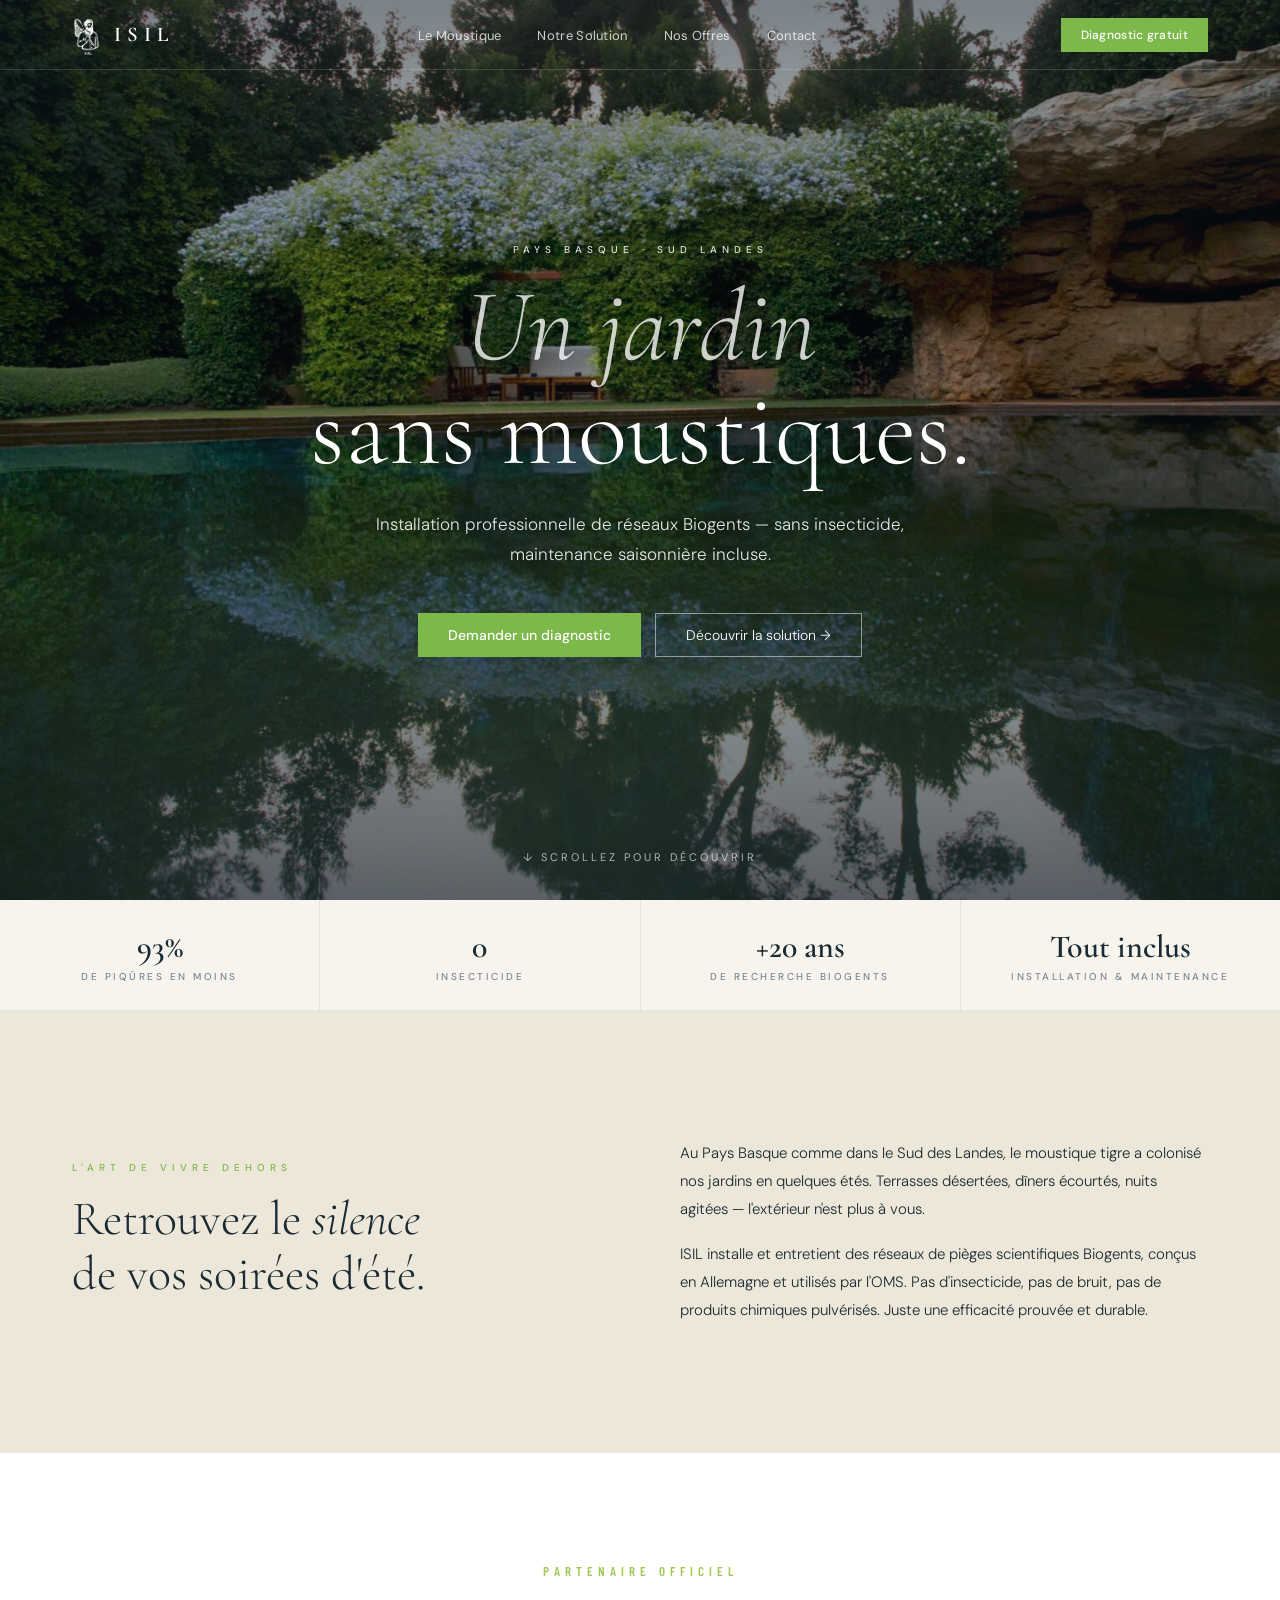
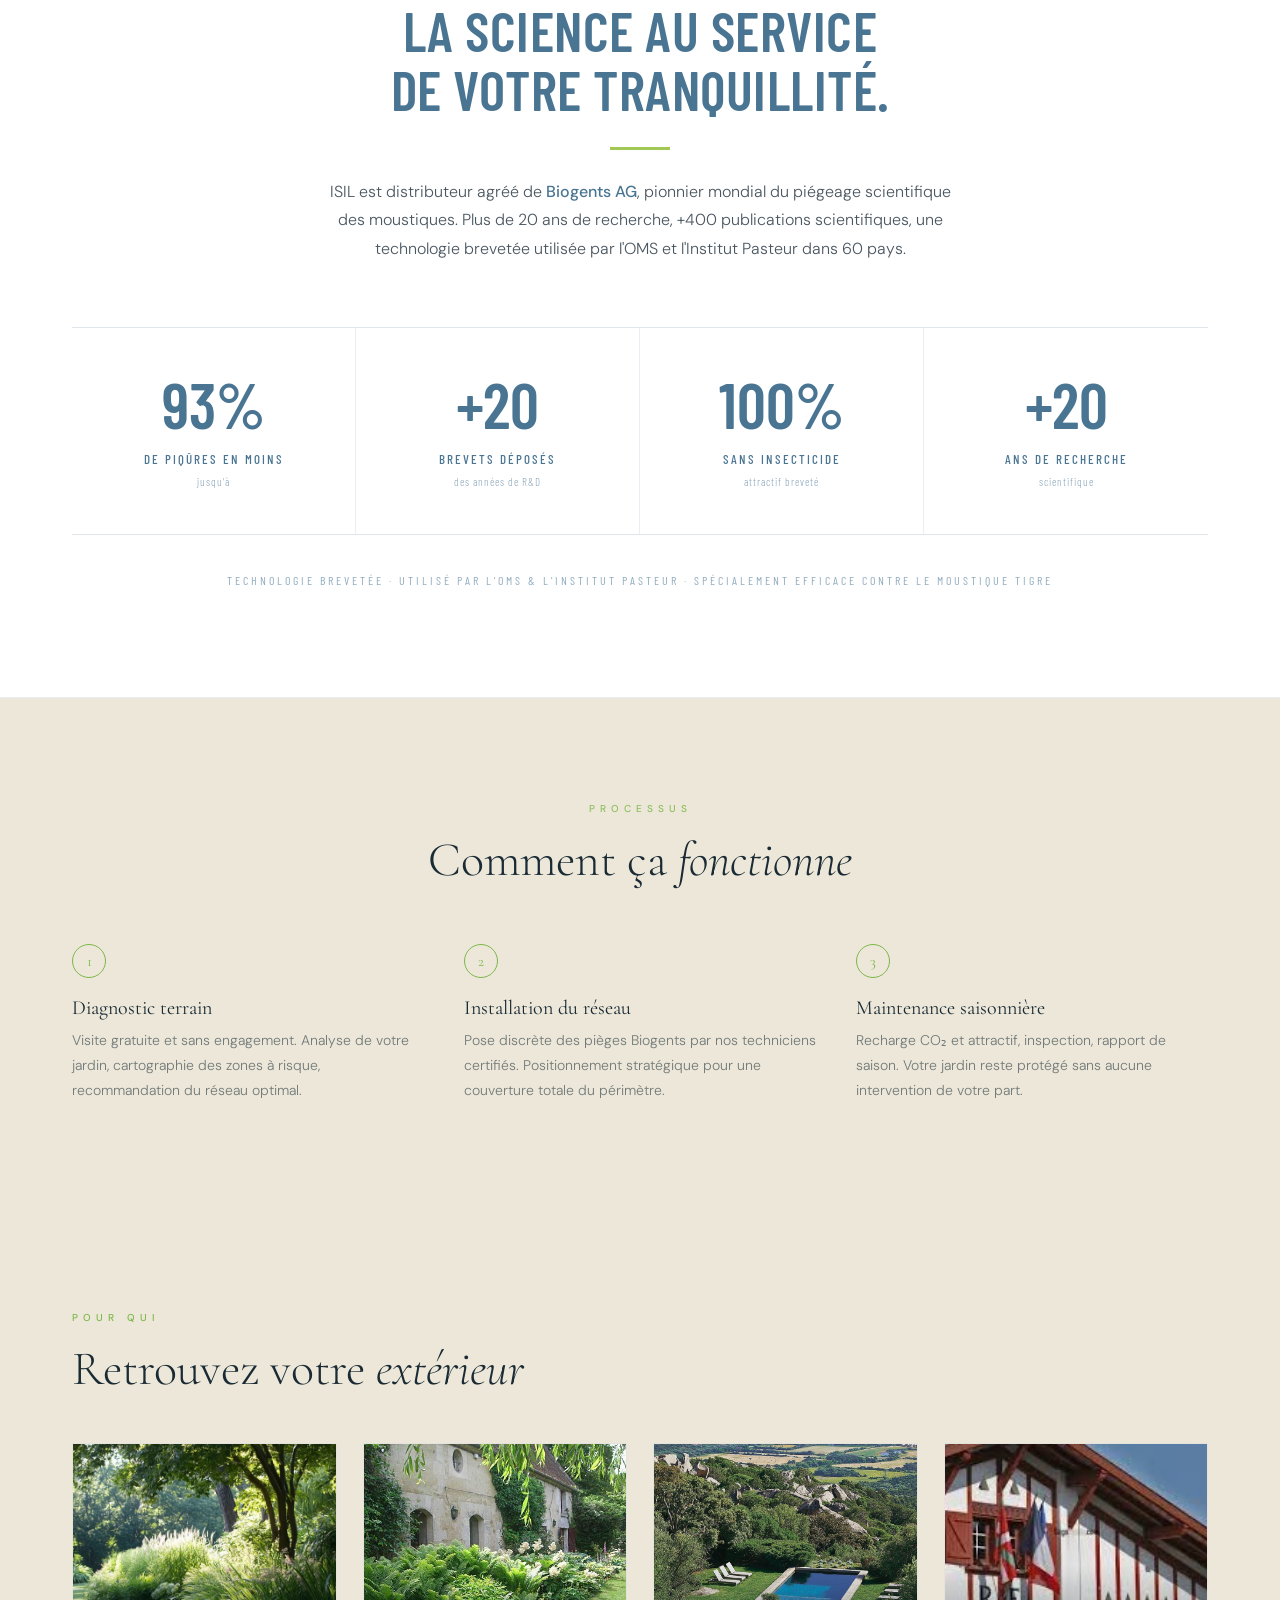
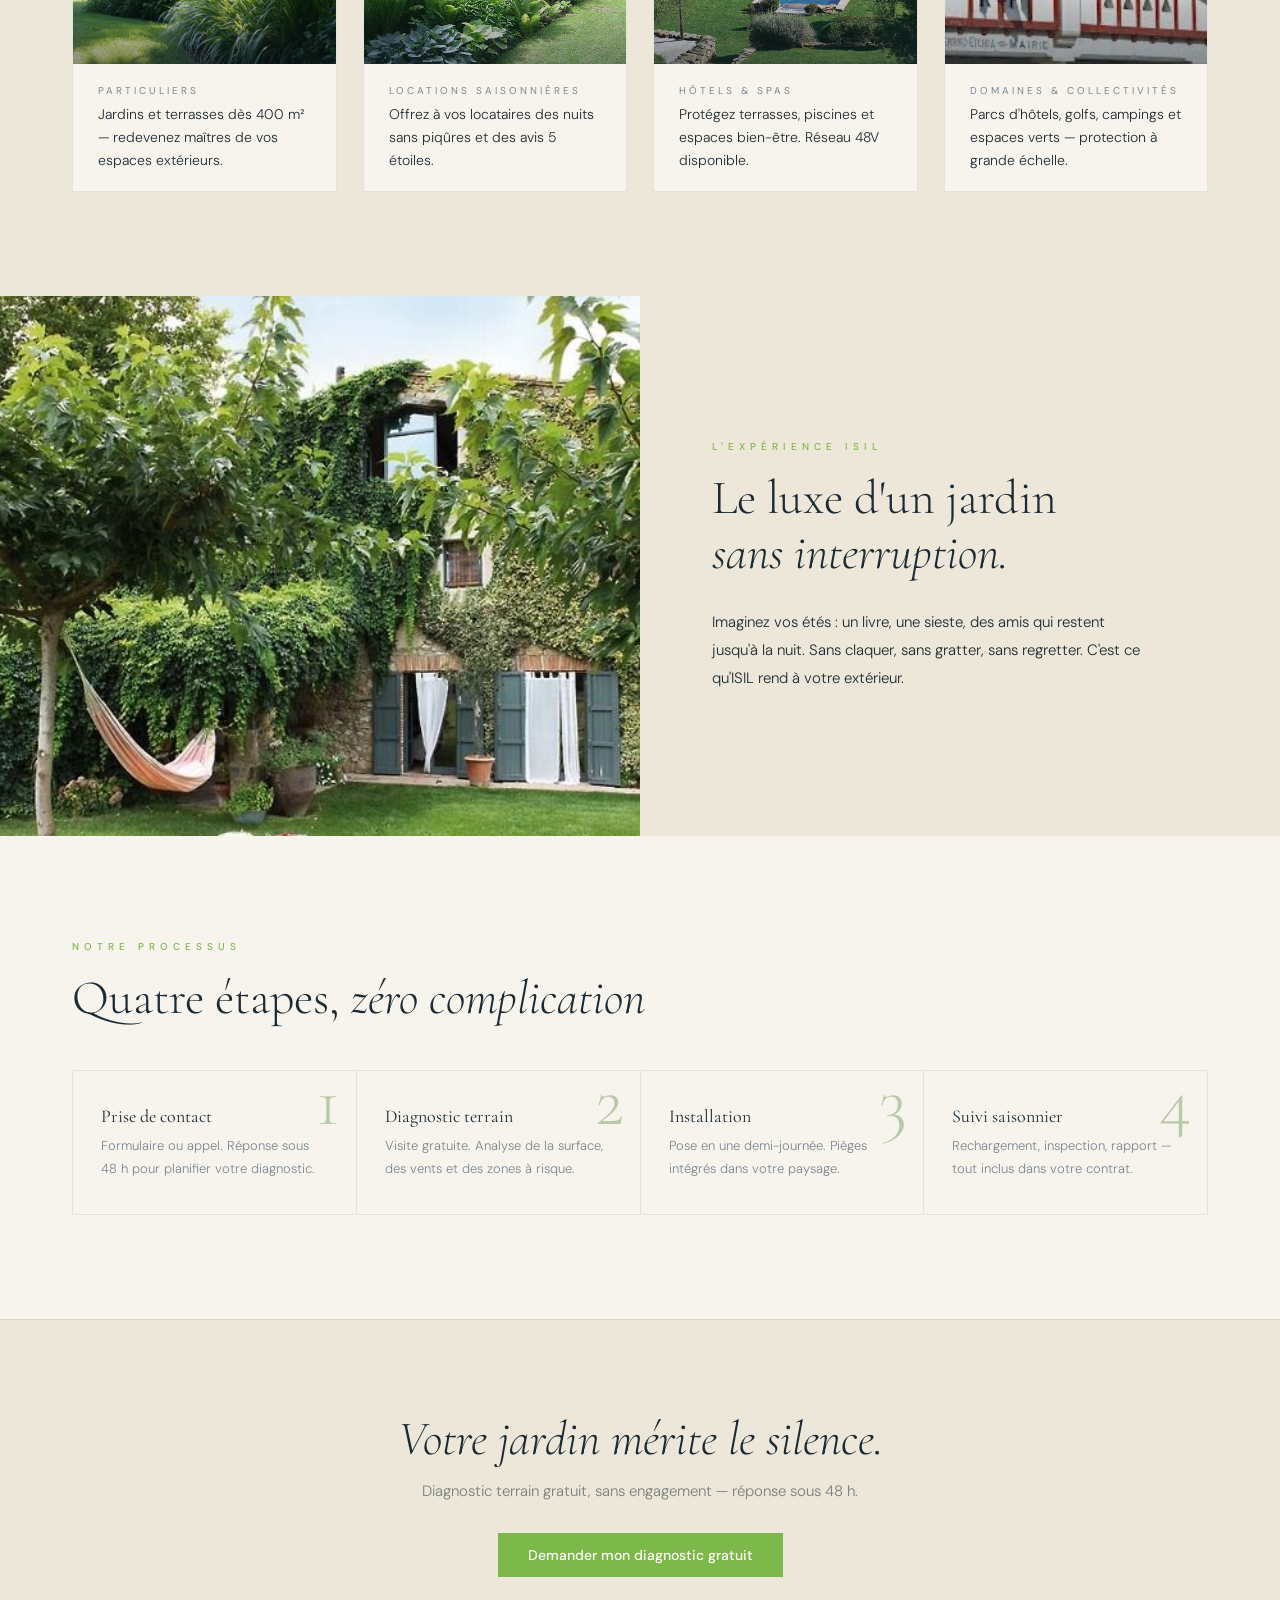
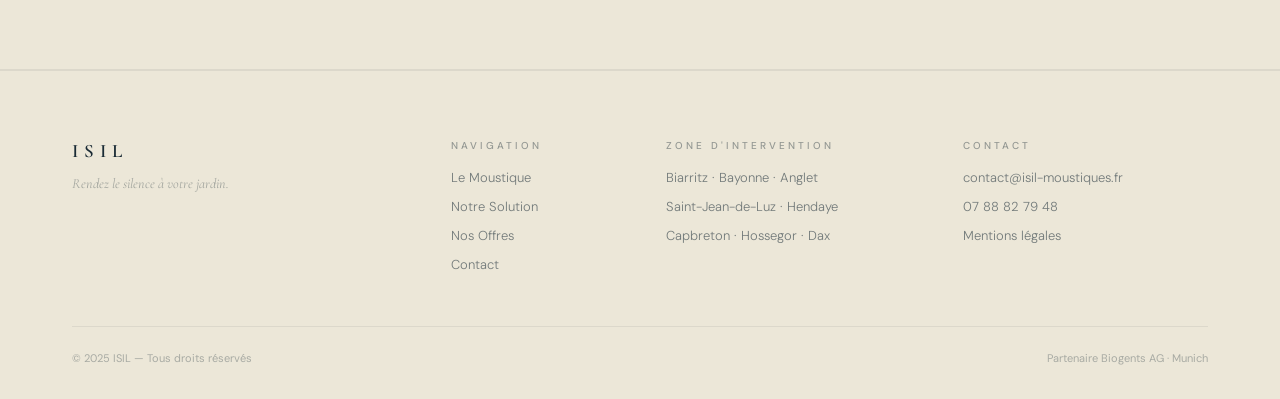
<file: accueil.html>
<!DOCTYPE html>
<html lang="fr">
<head>
  <meta charset="UTF-8">
  <meta name="viewport" content="width=device-width, initial-scale=1.0">
  <title>ISIL — Pièges anti-moustiques Pays Basque | Démoustication professionnelle</title>
  <meta name="description" content="ISIL installe des réseaux de pièges anti-moustiques Biogents au Pays Basque et Sud Landes. Sans insecticide, 93% de piqûres en moins, maintenance incluse. Diagnostic gratuit.">
  <meta name="keywords" content="piège anti moustiques pays basque, démoustication pays basque, moustique tigre bayonne biarritz, biogents pays basque, anti moustique sud landes">
  <link rel="icon" type="image/png" href="isil-logo-trans.png">
  <link rel="canonical" href="https://isil-moustiques.fr/accueil.html">
  <meta property="og:title" content="ISIL — Pièges anti-moustiques Pays Basque">
  <meta property="og:description" content="Installation professionnelle de réseaux Biogents. Sans insecticide, 93% de piqûres en moins. Diagnostic gratuit au Pays Basque et Sud Landes.">
  <meta property="og:url" content="https://isil-moustiques.fr/accueil.html">
  <meta property="og:type" content="website">
  <meta property="og:image" content="https://isil-moustiques.fr/isil-logo-trans.png">
  <script type="application/ld+json">
  {
    "@context": "https://schema.org",
    "@type": "LocalBusiness",
    "name": "ISIL",
    "description": "Service professionnel de démoustication au Pays Basque et Sud Landes. Installation de pièges anti-moustiques Biogents sans insecticide.",
    "url": "https://isil-moustiques.fr",
    "telephone": "+33788827948",
    "email": "contact@isil-moustiques.fr",
    "image": "https://isil-moustiques.fr/isil-logo-trans.png",
    "priceRange": "€€",
    "areaServed": ["Biarritz", "Bayonne", "Anglet", "Saint-Jean-de-Luz", "Hendaye", "Capbreton", "Hossegor", "Dax", "Pays Basque", "Sud Landes"],
    "serviceType": "Démoustication, Installation pièges anti-moustiques",
    "sameAs": []
  }
  </script>
  <link rel="preconnect" href="https://fonts.googleapis.com">
  <link rel="preconnect" href="https://fonts.gstatic.com" crossorigin>
  <link href="https://fonts.googleapis.com/css2?family=Cormorant+Garamond:ital,wght@0,300;0,400;0,600;1,300;1,400;1,600&family=DM+Sans:opsz,wght@9..40,300;9..40,400;9..40,500&family=Barlow+Condensed:wght@300;400;500;600;700&display=swap" rel="stylesheet">
  <link rel="stylesheet" href="styles.css?v=14">
</head>
<body>

<nav class="nav-over">
  <a href="accueil.html" class="nav-logo">
    <img class="nav-logo-img" src="isil-logo-trans.png" alt="ISIL" onerror="this.style.display='none'">
    <span class="nav-wordmark">ISIL</span>
  </a>
  <ul class="nav-links">
    <li><a href="probleme.html">Le Moustique</a></li>
    <li><a href="solution.html">Notre Solution</a></li>
    <li><a href="offres.html">Nos Offres</a></li>
    <li><a href="contact.html">Contact</a></li>
  </ul>
  <a href="contact.html" class="nav-cta" style="text-decoration:none">Diagnostic gratuit</a>
  <button class="nav-burger" id="navBurger" aria-label="Menu"><span></span><span></span><span></span></button>
</nav>

<!-- HERO PLEIN ÉCRAN -->
<section class="hero-bg">
  <div class="hero-bg-img" style="background-image:url('images/site/hero-pergola.jpg')"></div>
  <div class="hero-bg-overlay"></div>
  <div class="hero-bg-content">
    <span class="eye eye-light">Pays Basque · Sud Landes</span>
    <h1 class="h-hero-light"><em>Un jardin</em><br>sans moustiques.</h1>
    <p class="hero-sub-light">Installation professionnelle de réseaux Biogents — sans insecticide, maintenance saisonnière incluse.</p>
    <div class="ctas">
      <a href="contact.html" class="btn-g">Demander un diagnostic</a>
      <a href="solution.html" class="btn-light">Découvrir la solution →</a>
    </div>
  </div>
  <div class="hero-scroll-hint">↓ Scrollez pour découvrir</div>
</section>

<!-- TRUST BAR -->
<div class="trust">
  <div class="ti"><span class="ti-n">93%</span><span class="ti-l">de piqûres en moins</span></div>
  <div class="ti"><span class="ti-n">0</span><span class="ti-l">insecticide</span></div>
  <div class="ti"><span class="ti-n">+20 ans</span><span class="ti-l">de recherche Biogents</span></div>
  <div class="ti"><span class="ti-n">Tout inclus</span><span class="ti-l">installation & maintenance</span></div>
</div>

<!-- SECTION INTRO -->
<section class="s s-cm rv">
  <div class="g2 intro-block">
    <div>
      <span class="eye">L'art de vivre dehors</span>
      <h2 class="ld">Retrouvez le <em>silence</em><br>de vos soirées d'été.</h2>
    </div>
    <div>
      <p class="b">Au Pays Basque comme dans le Sud des Landes, le moustique tigre a colonisé nos jardins en quelques étés. Terrasses désertées, dîners écourtés, nuits agitées — l'extérieur n'est plus à vous.</p>
      <p class="b">ISIL installe et entretient des réseaux de pièges scientifiques Biogents, conçus en Allemagne et utilisés par l'OMS. Pas d'insecticide, pas de bruit, pas de produits chimiques pulvérisés. Juste une efficacité prouvée et durable.</p>
    </div>
  </div>
</section>

<!-- BIOGENTS BRANDED SECTION (charte respectée) -->
<section class="bg-section rv">
  <div class="bg-inner">
    <div class="bg-head">
      <span class="bg-eye">PARTENAIRE OFFICIEL</span>
      <h2 class="bg-h">LA SCIENCE AU SERVICE<br>DE VOTRE TRANQUILLITÉ.</h2>
      <div class="bg-rule"></div>
      <p class="bg-lead">ISIL est distributeur agréé de <strong>Biogents AG</strong>, pionnier mondial du piégeage scientifique des moustiques. Plus de 20 ans de recherche, +400 publications scientifiques, une technologie brevetée utilisée par l'OMS et l'Institut Pasteur dans 60 pays.</p>
    </div>
    <div class="bg-claims">
      <div class="bg-claim"><div class="bg-claim-n">93%</div><div class="bg-claim-l">DE PIQÛRES EN MOINS<br><span>jusqu'à</span></div></div>
      <div class="bg-claim"><div class="bg-claim-n">+20</div><div class="bg-claim-l">BREVETS DÉPOSÉS<br><span>des années de R&D</span></div></div>
      <div class="bg-claim"><div class="bg-claim-n">100%</div><div class="bg-claim-l">SANS INSECTICIDE<br><span>attractif breveté</span></div></div>
      <div class="bg-claim"><div class="bg-claim-n">+20</div><div class="bg-claim-l">ANS DE RECHERCHE<br><span>scientifique</span></div></div>
    </div>
    <div class="bg-footnote">TECHNOLOGIE BREVETÉE · UTILISÉ PAR L'OMS &amp; L'INSTITUT PASTEUR · SPÉCIALEMENT EFFICACE CONTRE LE MOUSTIQUE TIGRE</div>
  </div>
</section>

<!-- COMMENT ÇA FONCTIONNE -->
<section class="s s-nv rv">
  <div style="text-align:center;margin-bottom:56px">
    <span class="eye eye-dim">Processus</span>
    <h2 class="ld">Comment ça <em>fonctionne</em></h2>
  </div>
  <div class="g3">
    <div><div class="sn">1</div><div class="st">Diagnostic terrain</div><p class="sb">Visite gratuite et sans engagement. Analyse de votre jardin, cartographie des zones à risque, recommandation du réseau optimal.</p></div>
    <div><div class="sn">2</div><div class="st">Installation du réseau</div><p class="sb">Pose discrète des pièges Biogents par nos techniciens certifiés. Positionnement stratégique pour une couverture totale du périmètre.</p></div>
    <div><div class="sn">3</div><div class="st">Maintenance saisonnière</div><p class="sb">Recharge CO₂ et attractif, inspection, rapport de saison. Votre jardin reste protégé sans aucune intervention de votre part.</p></div>
  </div>
</section>

<!-- POUR QUI - cards avec vraies images -->
<section class="s s-cm rv">
  <div style="margin-bottom:46px"><span class="eye">Pour qui</span><h2>Retrouvez votre <em>extérieur</em></h2></div>
  <div class="g4">
    <div class="tc">
      <div class="tc-img-real" style="background-image:url('images/site/scene-particuliers.jpg')"></div>
      <div class="tc-body"><div class="tc-l">Particuliers</div><p class="tc-d">Jardins et terrasses dès 400 m² — redevenez maîtres de vos espaces extérieurs.</p></div>
    </div>
    <div class="tc">
      <div class="tc-img-real" style="background-image:url('images/site/scene-location.jpg')"></div>
      <div class="tc-body"><div class="tc-l">Locations saisonnières</div><p class="tc-d">Offrez à vos locataires des nuits sans piqûres et des avis 5 étoiles.</p></div>
    </div>
    <div class="tc">
      <div class="tc-img-real" style="background-image:url('images/site/scene-corsica-nobrand.jpg')"></div>
      <div class="tc-body"><div class="tc-l">Hôtels &amp; Spas</div><p class="tc-d">Protégez terrasses, piscines et espaces bien-être. Réseau 48V disponible.</p></div>
    </div>
    <div class="tc">
      <div class="tc-img-real" style="background-image:url('images/site/mairie-basque.jpeg')"></div>
      <div class="tc-body"><div class="tc-l">Domaines &amp; Collectivités</div><p class="tc-d">Parcs d'hôtels, golfs, campings et espaces verts — protection à grande échelle.</p></div>
    </div>
  </div>
</section>

<!-- SECTION TRANQUILLITÉ - hammock -->
<section class="tranquil rv">
  <div class="tranquil-img" style="background-image:url('images/site/hammock.jpg')"></div>
  <div class="tranquil-text">
    <span class="eye">L'expérience ISIL</span>
    <h2 class="ld">Le luxe d'un jardin<br><em>sans interruption.</em></h2>
    <p class="b">Imaginez vos étés : un livre, une sieste, des amis qui restent jusqu'à la nuit. Sans claquer, sans gratter, sans regretter. C'est ce qu'ISIL rend à votre extérieur.</p>
  </div>
</section>

<!-- PROCESSUS COMPLET -->
<section class="s s-c rv">
  <div style="margin-bottom:44px"><span class="eye">Notre processus</span><h2>Quatre étapes, <em>zéro complication</em></h2></div>
  <div class="proc">
    <div class="ps"><span class="ps-bg">1</span><div class="ps-t">Prise de contact</div><p class="ps-b">Formulaire ou appel. Réponse sous 48 h pour planifier votre diagnostic.</p></div>
    <div class="ps"><span class="ps-bg">2</span><div class="ps-t">Diagnostic terrain</div><p class="ps-b">Visite gratuite. Analyse de la surface, des vents et des zones à risque.</p></div>
    <div class="ps"><span class="ps-bg">3</span><div class="ps-t">Installation</div><p class="ps-b">Pose en une demi-journée. Pièges intégrés dans votre paysage.</p></div>
    <div class="ps"><span class="ps-bg">4</span><div class="ps-t">Suivi saisonnier</div><p class="ps-b">Rechargement, inspection, rapport — tout inclus dans votre contrat.</p></div>
  </div>
</section>

<!-- CTA FINAL -->
<section class="ctab rv">
  <h2><em>Votre jardin mérite le silence.</em></h2>
  <p>Diagnostic terrain gratuit, sans engagement — réponse sous 48 h.</p>
  <a href="contact.html" class="btn-g">Demander mon diagnostic gratuit</a>
</section>

<footer>
  <div class="fg">
    <div><span class="fl">ISIL</span><span class="ft">Rendez le silence à votre jardin.</span></div>
    <div><div class="fc-t">Navigation</div><ul class="fc-l"><li><a href="probleme.html">Le Moustique</a></li><li><a href="solution.html">Notre Solution</a></li><li><a href="offres.html">Nos Offres</a></li><li><a href="contact.html">Contact</a></li></ul></div>
    <div><div class="fc-t">Zone d'intervention</div><ul class="fc-l"><li><a href="#">Biarritz · Bayonne · Anglet</a></li><li><a href="#">Saint-Jean-de-Luz · Hendaye</a></li><li><a href="#">Capbreton · Hossegor · Dax</a></li></ul></div>
    <div><div class="fc-t">Contact</div><ul class="fc-l"><li><a href="mailto:contact@isil-moustiques.fr">contact@isil-moustiques.fr</a></li><li><a href="tel:+33788827948">07 88 82 79 48</a></li><li><a href="#">Mentions légales</a></li></ul></div>
  </div>
  <div class="fb"><span class="fl2">© 2025 ISIL — Tous droits réservés</span><span class="fl2">Partenaire Biogents AG · Munich</span></div>
</footer>

<script src="script.js"></script>
</body>
</html>
</file>
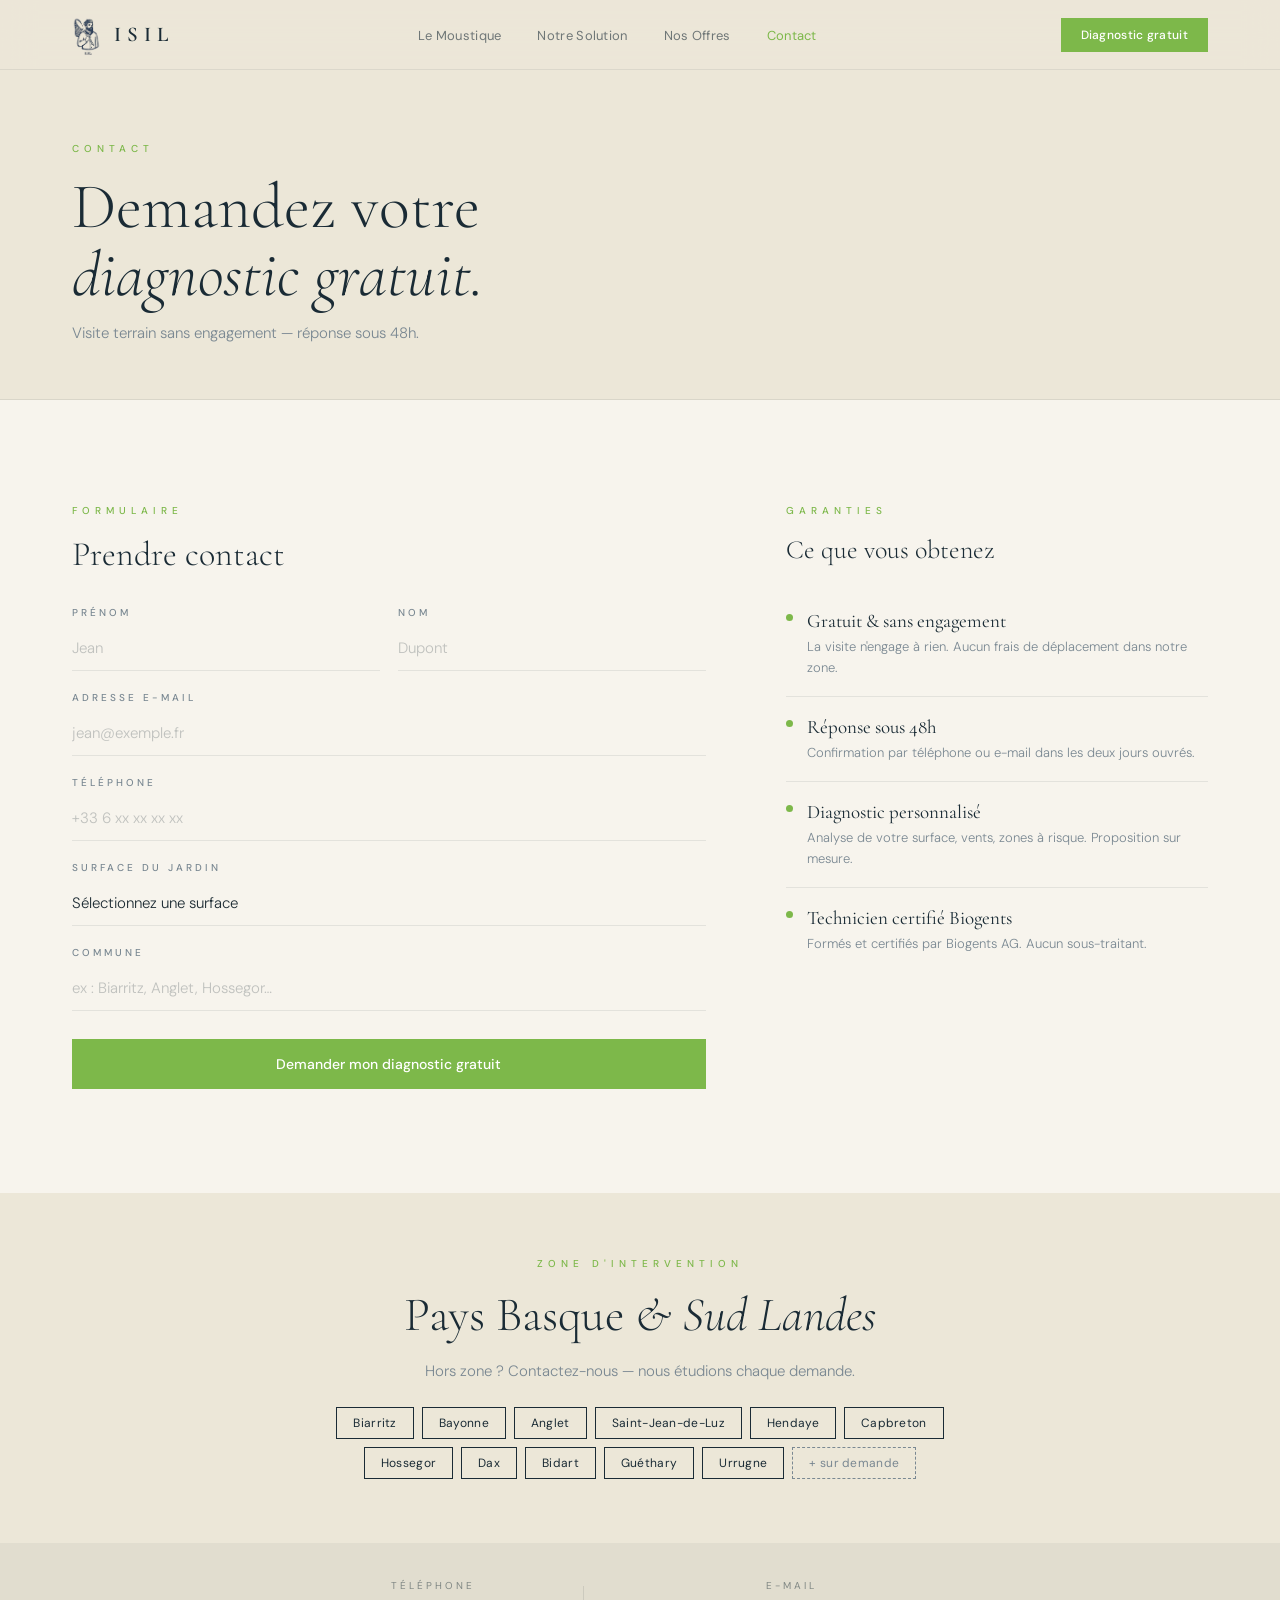
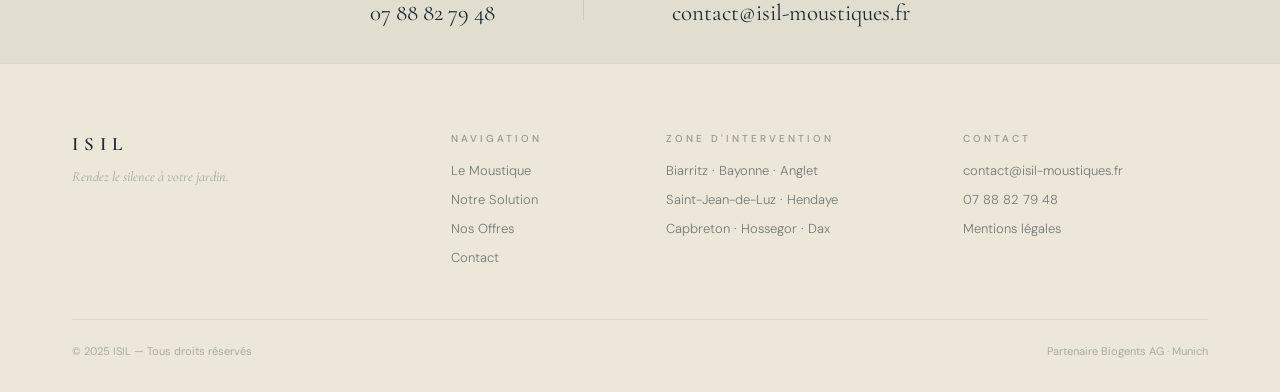
<file: contact.html>
<!DOCTYPE html>
<html lang="fr">
<head>
  <meta charset="UTF-8">
  <meta name="viewport" content="width=device-width, initial-scale=1.0">
  <title>Diagnostic gratuit anti-moustiques Pays Basque | Contact ISIL</title>
  <meta name="description" content="Demandez votre diagnostic terrain gratuit. ISIL intervient à Biarritz, Bayonne, Anglet, Saint-Jean-de-Luz, Hendaye, Capbreton, Hossegor et Dax. Réponse sous 48h.">
  <link rel="icon" type="image/png" href="isil-logo-trans.png">
  <link rel="canonical" href="https://isil-moustiques.fr/contact.html">
  <meta property="og:title" content="Contact ISIL — Diagnostic gratuit Pays Basque">
  <meta property="og:description" content="Diagnostic terrain gratuit sans engagement. Réponse sous 48h. ISIL intervient dans tout le Pays Basque et le Sud Landes.">
  <meta property="og:url" content="https://isil-moustiques.fr/contact.html">
  <meta property="og:type" content="website">
  <link rel="preconnect" href="https://fonts.googleapis.com">
  <link rel="preconnect" href="https://fonts.gstatic.com" crossorigin>
  <link href="https://fonts.googleapis.com/css2?family=Cormorant+Garamond:ital,wght@0,300;0,400;0,600;1,300;1,400;1,600&family=DM+Sans:opsz,wght@9..40,300;9..40,400;9..40,500&display=swap" rel="stylesheet">
  <link rel="stylesheet" href="styles.css?v=13">
</head>
<body>

<nav>
  <a href="accueil.html" class="nav-logo">
    <img class="nav-logo-img" src="isil-logo-trans.png" alt="ISIL" onerror="this.style.display='none'">
    <span class="nav-wordmark">ISIL</span>
  </a>
  <ul class="nav-links">
    <li><a href="probleme.html">Le Moustique</a></li>
    <li><a href="solution.html">Notre Solution</a></li>
    <li><a href="offres.html">Nos Offres</a></li>
    <li><a href="contact.html" class="act">Contact</a></li>
  </ul>
  <a href="contact.html" class="nav-cta" style="text-decoration:none">Diagnostic gratuit</a>
  <button class="nav-burger" id="navBurger" aria-label="Menu"><span></span><span></span><span></span></button>
</nav>

<div class="ph ph-c">
  <span class="eye">Contact</span>
  <h1 class="h-page">Demandez votre<br><em>diagnostic gratuit.</em></h1>
  <p class="ph-sub">Visite terrain sans engagement — réponse sous 48h.</p>
</div>

<section class="s s-c rv">
  <div class="g6040">
    <div>
      <div style="margin-bottom:32px"><span class="eye">Formulaire</span><h2 style="font-size:clamp(24px,3vw,34px)">Prendre contact</h2></div>
      <form id="contact-form">
        <div class="g2s" style="gap:18px">
          <div class="fg-g"><label class="fl-l">Prénom</label><input class="fi" type="text" name="prenom" placeholder="Jean" required></div>
          <div class="fg-g"><label class="fl-l">Nom</label><input class="fi" type="text" name="nom" placeholder="Dupont" required></div>
        </div>
        <div class="fg-g"><label class="fl-l">Adresse e-mail</label><input class="fi" type="email" name="email" placeholder="jean@exemple.fr" required></div>
        <div class="fg-g"><label class="fl-l">Téléphone</label><input class="fi" type="tel" name="telephone" placeholder="+33 6 xx xx xx xx"></div>
        <div class="fg-g"><label class="fl-l">Surface du jardin</label><select class="fs" name="surface"><option value="">Sélectionnez une surface</option><option>400 – 600 m²</option><option>600 m² – 1 000 m²</option><option>1 000 m² – 2 000 m²</option><option>Plus de 2 000 m²</option></select></div>
        <div class="fg-g"><label class="fl-l">Commune</label><input class="fi" type="text" name="commune" placeholder="ex : Biarritz, Anglet, Hossegor…"></div>
        <button type="submit" class="f-sub">Demander mon diagnostic gratuit</button>
      </form>
      <script>
        document.getElementById('contact-form').addEventListener('submit', async function(e) {
          e.preventDefault();
          const data = new FormData(e.target);
          data.append('_subject', 'Nouvelle demande de diagnostic — ISIL');
          try {
            const res = await fetch('https://formspree.io/f/myklaqae', {
              method: 'POST',
              body: data,
              headers: { 'Accept': 'application/json' }
            });
            if (res.ok) window.location.href = 'merci.html';
          } catch(err) {}
        });
      </script>
    </div>
    <div>
      <div style="margin-bottom:26px"><span class="eye">Garanties</span><h2 style="font-size:26px">Ce que vous obtenez</h2></div>
      <div class="rea"><span class="rea-dot"></span><div><div class="rea-t">Gratuit & sans engagement</div><p class="rea-b">La visite n'engage à rien. Aucun frais de déplacement dans notre zone.</p></div></div>
      <div class="rea"><span class="rea-dot"></span><div><div class="rea-t">Réponse sous 48h</div><p class="rea-b">Confirmation par téléphone ou e-mail dans les deux jours ouvrés.</p></div></div>
      <div class="rea"><span class="rea-dot"></span><div><div class="rea-t">Diagnostic personnalisé</div><p class="rea-b">Analyse de votre surface, vents, zones à risque. Proposition sur mesure.</p></div></div>
      <div class="rea" style="border-bottom:none"><span class="rea-dot"></span><div><div class="rea-t">Technicien certifié Biogents</div><p class="rea-b">Formés et certifiés par Biogents AG. Aucun sous-traitant.</p></div></div>
    </div>
  </div>
</section>

<section class="s s-cm rv" style="padding-top:64px;padding-bottom:64px">
  <div style="text-align:center;max-width:640px;margin:0 auto">
    <span class="eye">Zone d'intervention</span>
    <h2 style="margin-bottom:14px">Pays Basque <em>&amp; Sud Landes</em></h2>
    <p class="b" style="color:var(--muted)">Hors zone ? Contactez-nous — nous étudions chaque demande.</p>
    <div class="communes">
      <span class="ctag">Biarritz</span><span class="ctag">Bayonne</span><span class="ctag">Anglet</span>
      <span class="ctag">Saint-Jean-de-Luz</span><span class="ctag">Hendaye</span>
      <span class="ctag">Capbreton</span><span class="ctag">Hossegor</span><span class="ctag">Dax</span>
      <span class="ctag">Bidart</span><span class="ctag">Guéthary</span><span class="ctag">Urrugne</span>
      <span class="ctag ctag-d">+ sur demande</span>
    </div>
  </div>
</section>

<div class="cd">
  <div class="cdi"><div class="cdi-l">Téléphone</div><div class="cdi-v"><a href="tel:+33788827948" style="color:inherit;text-decoration:none">07 88 82 79 48</a></div></div>
  <div style="width:1px;height:34px;background:rgba(26,43,53,0.1)"></div>
  <div class="cdi"><div class="cdi-l">E-mail</div><div class="cdi-v"><a href="mailto:contact@isil-moustiques.fr" style="color:inherit;text-decoration:none">contact@isil-moustiques.fr</a></div></div>
</div>

<footer>
  <div class="fg">
    <div><span class="fl">ISIL</span><span class="ft">Rendez le silence à votre jardin.</span></div>
    <div><div class="fc-t">Navigation</div><ul class="fc-l"><li><a href="probleme.html">Le Moustique</a></li><li><a href="solution.html">Notre Solution</a></li><li><a href="offres.html">Nos Offres</a></li><li><a href="contact.html">Contact</a></li></ul></div>
    <div><div class="fc-t">Zone d'intervention</div><ul class="fc-l"><li><a href="#">Biarritz · Bayonne · Anglet</a></li><li><a href="#">Saint-Jean-de-Luz · Hendaye</a></li><li><a href="#">Capbreton · Hossegor · Dax</a></li></ul></div>
    <div><div class="fc-t">Contact</div><ul class="fc-l"><li><a href="mailto:contact@isil-moustiques.fr">contact@isil-moustiques.fr</a></li><li><a href="tel:+33788827948">07 88 82 79 48</a></li><li><a href="#">Mentions légales</a></li></ul></div>
  </div>
  <div class="fb"><span class="fl2">© 2025 ISIL — Tous droits réservés</span><span class="fl2">Partenaire Biogents AG · Munich</span></div>
</footer>

<script src="script.js"></script>
</body>
</html>
</file>
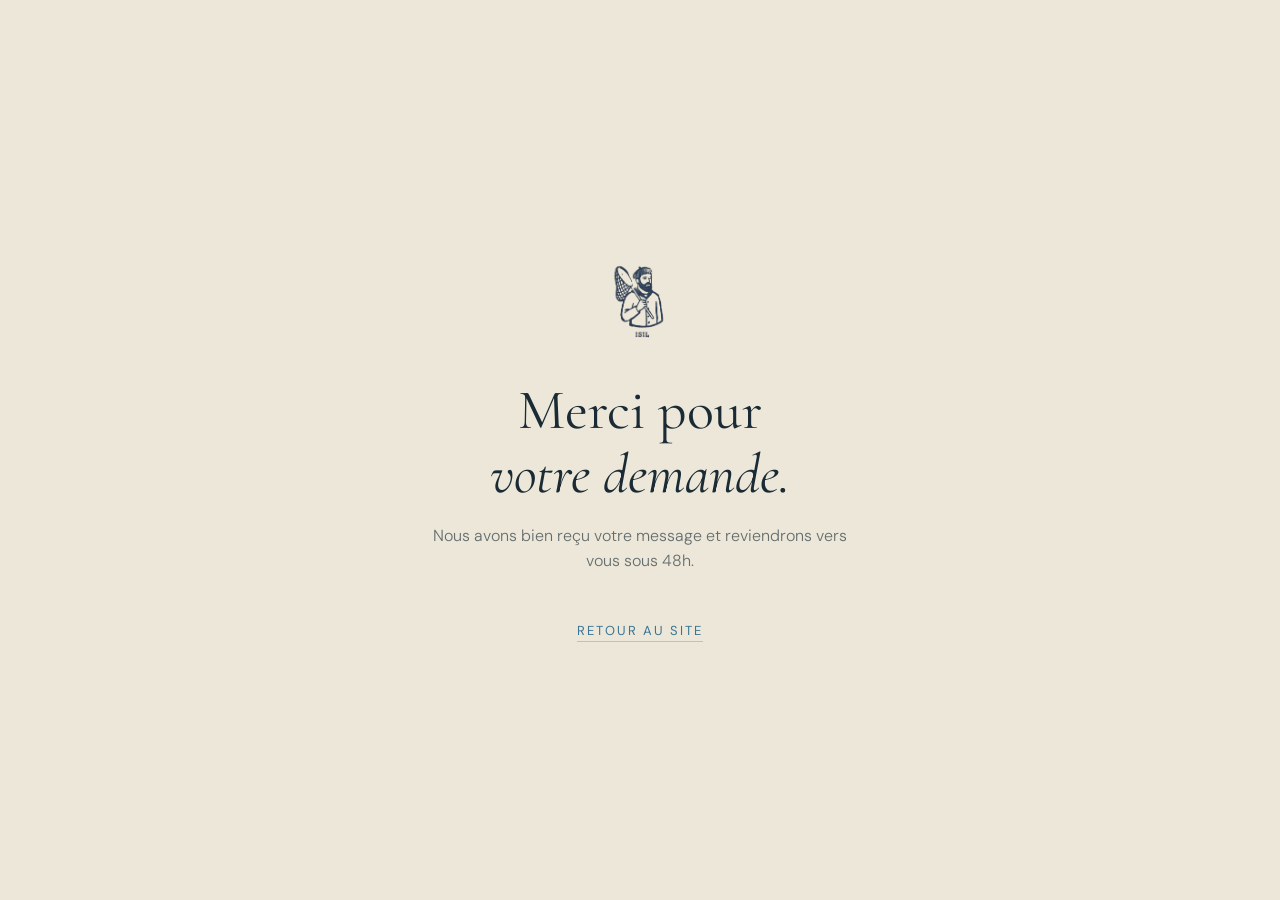
<file: merci.html>
<!DOCTYPE html>
<html lang="fr">
<head>
  <meta charset="UTF-8">
  <meta name="viewport" content="width=device-width, initial-scale=1.0">
  <title>Merci — ISIL</title>
  <link rel="icon" type="image/png" href="isil-logo-trans.png">
  <link rel="preconnect" href="https://fonts.googleapis.com">
  <link rel="preconnect" href="https://fonts.gstatic.com" crossorigin>
  <link href="https://fonts.googleapis.com/css2?family=Cormorant+Garamond:ital,wght@0,300;0,400;0,600;1,300;1,400;1,600&family=DM+Sans:opsz,wght@9..40,300;9..40,400;9..40,500&display=swap" rel="stylesheet">
  <style>
    * { margin: 0; padding: 0; box-sizing: border-box; }
    body {
      min-height: 100vh;
      background: #ECE7D8;
      display: flex;
      flex-direction: column;
      align-items: center;
      justify-content: center;
      font-family: 'DM Sans', sans-serif;
      padding: 40px 20px;
    }
    .logo {
      height: 80px;
      width: auto;
      margin-bottom: 40px;
    }
    .merci-title {
      font-family: 'Cormorant Garamond', serif;
      font-size: clamp(36px, 6vw, 56px);
      font-weight: 400;
      color: #1A2B35;
      text-align: center;
      line-height: 1.15;
      margin-bottom: 16px;
    }
    .merci-sub {
      font-size: 16px;
      font-weight: 300;
      color: rgba(26,43,53,0.65);
      text-align: center;
      max-width: 420px;
      line-height: 1.6;
      margin-bottom: 48px;
    }
    .back-link {
      font-size: 13px;
      letter-spacing: 2px;
      text-transform: uppercase;
      color: #3A7593;
      text-decoration: none;
      border-bottom: 1px solid rgba(58,117,147,0.3);
      padding-bottom: 2px;
      transition: border-color 0.2s;
    }
    .back-link:hover { border-color: #3A7593; }
  </style>
</head>
<body>
  <img src="isil-logo-trans.png" alt="ISIL" class="logo">
  <h1 class="merci-title">Merci pour<br><em>votre demande.</em></h1>
  <p class="merci-sub">Nous avons bien reçu votre message et reviendrons vers vous sous 48h.</p>
  <a href="index.html" class="back-link">Retour au site</a>
</body>
</html>
</file>
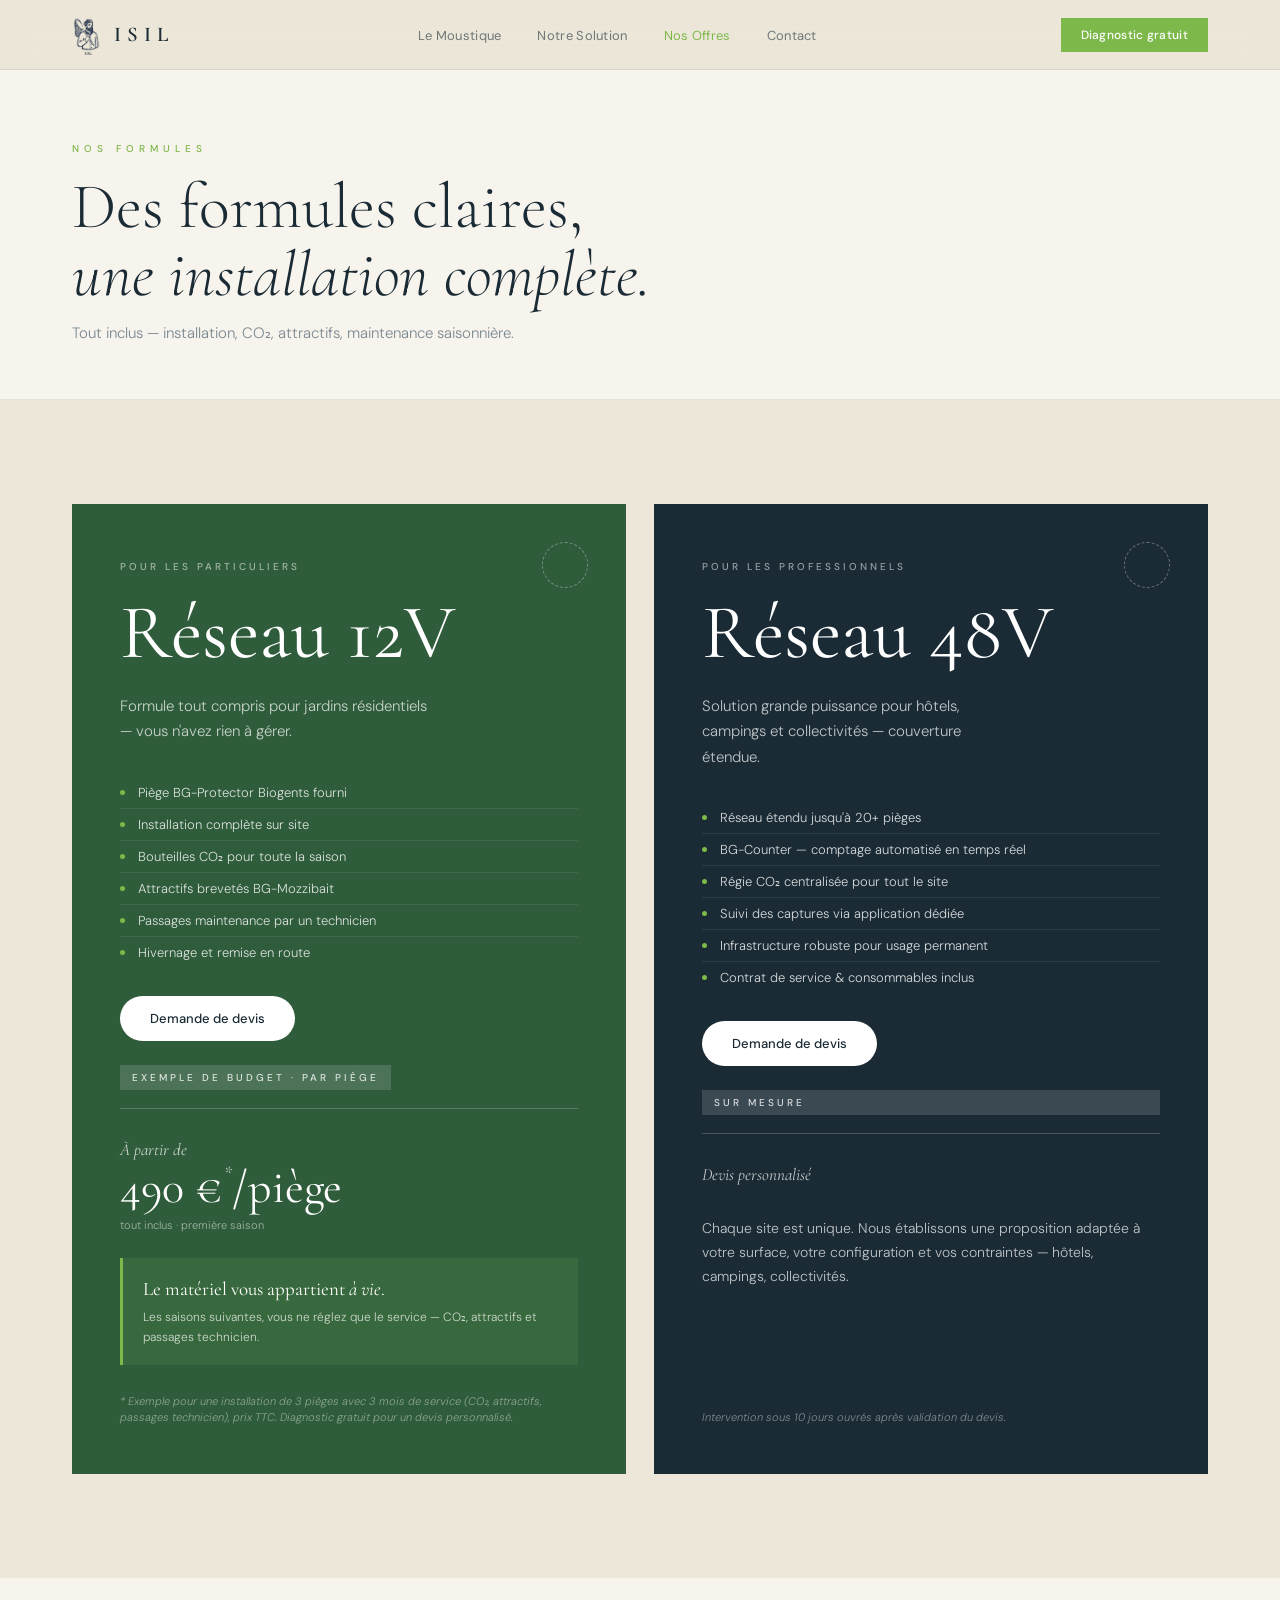
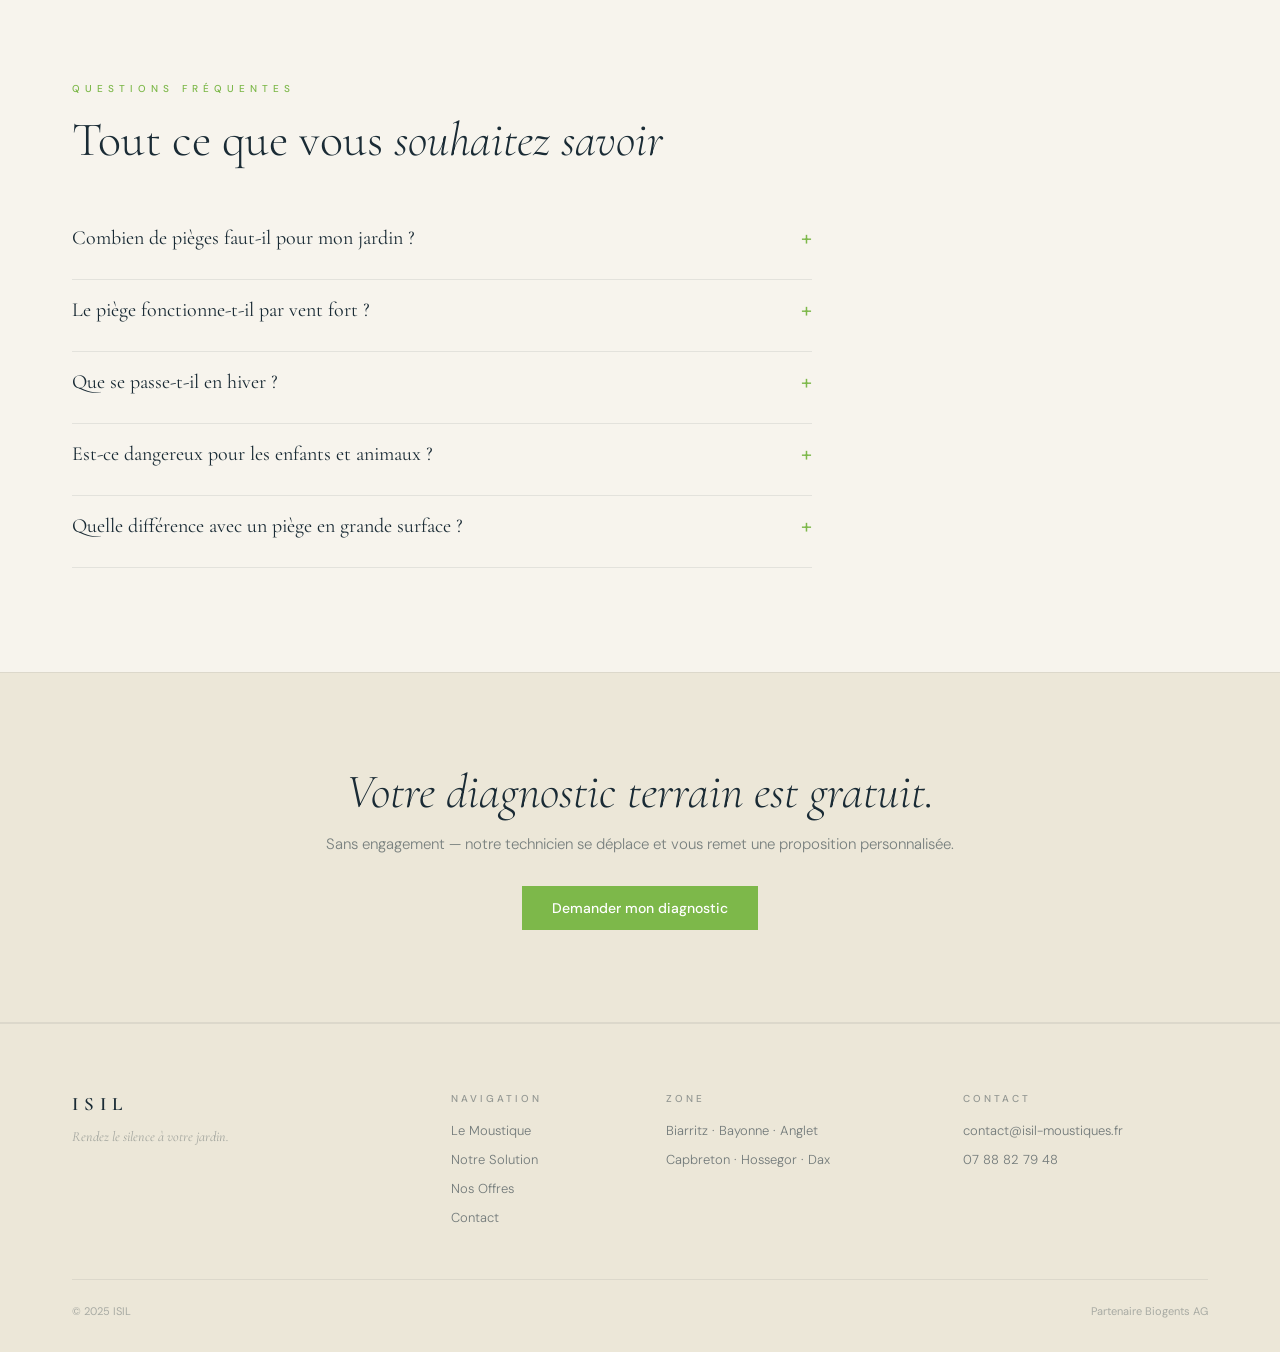
<file: offres.html>
<!DOCTYPE html>
<html lang="fr">
<head>
  <meta charset="UTF-8">
  <meta name="viewport" content="width=device-width, initial-scale=1.0">
  <title>Offres démoustication Pays Basque — Réseau 12V et 48V tout compris | ISIL</title>
  <meta name="description" content="Formules anti-moustiques tout compris : installation, CO₂, attractifs Biogents, maintenance saisonnière. Réseau 12V particuliers et 48V professionnels. Devis gratuit.">
  <link rel="icon" type="image/png" href="isil-logo-trans.png">
  <link rel="canonical" href="https://isil-moustiques.fr/offres.html">
  <meta property="og:title" content="Offres démoustication Pays Basque | ISIL">
  <meta property="og:description" content="Installation pièges anti-moustiques tout compris. Réseau 12V et 48V, maintenance saisonnière incluse. Diagnostic gratuit Pays Basque et Sud Landes.">
  <meta property="og:url" content="https://isil-moustiques.fr/offres.html">
  <meta property="og:type" content="website">
  <link rel="preconnect" href="https://fonts.googleapis.com">
  <link rel="preconnect" href="https://fonts.gstatic.com" crossorigin>
  <link href="https://fonts.googleapis.com/css2?family=Cormorant+Garamond:ital,wght@0,300;0,400;0,600;1,300;1,400;1,600&family=DM+Sans:opsz,wght@9..40,300;9..40,400;9..40,500&display=swap" rel="stylesheet">
  <link rel="stylesheet" href="styles.css?v=13">
</head>
<body>

<nav>
  <a href="accueil.html" class="nav-logo">
    <img class="nav-logo-img" src="isil-logo-trans.png" alt="ISIL" onerror="this.style.display='none'">
    <span class="nav-wordmark">ISIL</span>
  </a>
  <ul class="nav-links">
    <li><a href="probleme.html">Le Moustique</a></li>
    <li><a href="solution.html">Notre Solution</a></li>
    <li><a href="offres.html" class="act">Nos Offres</a></li>
    <li><a href="contact.html">Contact</a></li>
  </ul>
  <a href="contact.html" class="nav-cta" style="text-decoration:none">Diagnostic gratuit</a>
  <button class="nav-burger" id="navBurger" aria-label="Menu"><span></span><span></span><span></span></button>
</nav>

<div class="ph ph-w">
  <span class="eye">Nos formules</span>
  <h1 class="h-page">Des formules claires,<br><em>une installation complète.</em></h1>
  <p class="ph-sub">Tout inclus — installation, CO₂, attractifs, maintenance saisonnière.</p>
</div>

<section class="s s-cm rv">
  <div class="pricing">

    <div class="pc">
      <span class="pc-label">Pour les particuliers</span>
      <h3 class="pc-title">Réseau 12V</h3>
      <p class="pc-desc">Formule tout compris pour jardins résidentiels — vous n'avez rien à gérer.</p>

      <ul class="pc-feature-list">
        <li class="pc-feature-item">Piège BG-Protector Biogents fourni</li>
        <li class="pc-feature-item">Installation complète sur site</li>
        <li class="pc-feature-item">Bouteilles CO₂ pour toute la saison</li>
        <li class="pc-feature-item">Attractifs brevetés BG-Mozzibait</li>
        <li class="pc-feature-item">Passages maintenance par un technicien</li>
        <li class="pc-feature-item">Hivernage et remise en route</li>
      </ul>

      <a href="contact.html" class="pc-cta">Demande de devis</a>

      <div class="pc-bottom">
        <span class="pc-budget-label">Exemple de budget · par piège</span>
        <div class="pc-divider"></div>
        <em class="pc-from" style="margin-bottom:4px">À partir de</em>
        <div class="pc-price-num">490 €<sup>*</sup>/piège</div>
        <div class="pc-price-sub">tout inclus · première saison</div>
        <div class="pc-keepnote">
          <div class="pc-keepnote-title">Le matériel vous appartient <em>à vie</em>.</div>
          <div class="pc-keepnote-body">Les saisons suivantes, vous ne réglez que le service — CO₂, attractifs et passages technicien.</div>
        </div>
        <p class="pc-foot">* Exemple pour une installation de 3 pièges avec 3 mois de service (CO₂, attractifs, passages technicien), prix TTC. Diagnostic gratuit pour un devis personnalisé.</p>
      </div>
    </div>

    <div class="pc pc-pro">
      <span class="pc-label">Pour les professionnels</span>
      <h3 class="pc-title">Réseau 48V</h3>
      <p class="pc-desc">Solution grande puissance pour hôtels, campings et collectivités — couverture étendue.</p>

      <ul class="pc-feature-list">
        <li class="pc-feature-item">Réseau étendu jusqu'à 20+ pièges</li>
        <li class="pc-feature-item">BG-Counter — comptage automatisé en temps réel</li>
        <li class="pc-feature-item">Régie CO₂ centralisée pour tout le site</li>
        <li class="pc-feature-item">Suivi des captures via application dédiée</li>
        <li class="pc-feature-item">Infrastructure robuste pour usage permanent</li>
        <li class="pc-feature-item">Contrat de service & consommables inclus</li>
      </ul>

      <a href="contact.html" class="pc-cta">Demande de devis</a>

      <div class="pc-bottom" style="display:flex;flex-direction:column;flex:1">
        <span class="pc-budget-label">Sur mesure</span>
        <div class="pc-divider"></div>
        <em class="pc-from">Devis personnalisé</em>
        <p style="font-family:'DM Sans',sans-serif;font-size:14px;font-weight:300;line-height:1.7;color:rgba(255,255,255,0.72);margin-top:14px">Chaque site est unique. Nous établissons une proposition adaptée à votre surface, votre configuration et vos contraintes — hôtels, campings, collectivités.</p>
        <p class="pc-foot" style="margin-top:auto">Intervention sous 10 jours ouvrés après validation du devis.</p>
      </div>
    </div>

  </div>
</section>

<section class="s s-c rv">
  <div style="margin-bottom:40px"><span class="eye">Questions fréquentes</span><h2>Tout ce que vous <em>souhaitez savoir</em></h2></div>
  <div style="max-width:740px">
    <div class="fq"><div class="fq-q">Combien de pièges faut-il pour mon jardin ? <span class="fq-plus">+</span></div><p class="fq-a">En règle générale, 1 piège pour 200 à 300 m². Un jardin de 600 m² nécessite 3 pièges minimum. La cartographie est effectuée lors du diagnostic gratuit.</p></div>
    <div class="fq"><div class="fq-q">Le piège fonctionne-t-il par vent fort ? <span class="fq-plus">+</span></div><p class="fq-a">Le positionnement tient compte des vents dominants. Les pièges sont placés en zones abritées selon les recommandations Biogents.</p></div>
    <div class="fq"><div class="fq-q">Que se passe-t-il en hiver ? <span class="fq-plus">+</span></div><p class="fq-a">Les pièges sont mis en hivernage en octobre — nettoyage, protection, mise en veille. Prêts pour le printemps sans intervention de votre part.</p></div>
    <div class="fq"><div class="fq-q">Est-ce dangereux pour les enfants et animaux ? <span class="fq-plus">+</span></div><p class="fq-a">Non. Aucun insecticide, aucune électrocution. Le CO₂ est diffusé en très faibles quantités, sans risque pour les humains ou les animaux.</p></div>
    <div class="fq"><div class="fq-q">Quelle différence avec un piège en grande surface ? <span class="fq-plus">+</span></div><p class="fq-a">Les pièges grand public sont conçus pour petites surfaces, sans réseau ni CO₂+Mozzibait. L'installation en réseau calibrée est la clé de l'efficacité ISIL.</p></div>
  </div>
</section>

<section class="ctab rv">
  <h2><em>Votre diagnostic terrain est gratuit.</em></h2>
  <p>Sans engagement — notre technicien se déplace et vous remet une proposition personnalisée.</p>
  <a href="contact.html" class="btn-g">Demander mon diagnostic</a>
</section>

<footer>
  <div class="fg">
    <div><span class="fl">ISIL</span><span class="ft">Rendez le silence à votre jardin.</span></div>
    <div><div class="fc-t">Navigation</div><ul class="fc-l"><li><a href="probleme.html">Le Moustique</a></li><li><a href="solution.html">Notre Solution</a></li><li><a href="offres.html">Nos Offres</a></li><li><a href="contact.html">Contact</a></li></ul></div>
    <div><div class="fc-t">Zone</div><ul class="fc-l"><li><a href="#">Biarritz · Bayonne · Anglet</a></li><li><a href="#">Capbreton · Hossegor · Dax</a></li></ul></div>
    <div><div class="fc-t">Contact</div><ul class="fc-l"><li><a href="mailto:contact@isil-moustiques.fr">contact@isil-moustiques.fr</a></li><li><a href="tel:+33788827948">07 88 82 79 48</a></li></ul></div>
  </div>
  <div class="fb"><span class="fl2">© 2025 ISIL</span><span class="fl2">Partenaire Biogents AG</span></div>
</footer>

<script src="script.js"></script>
</body>
</html>
</file>
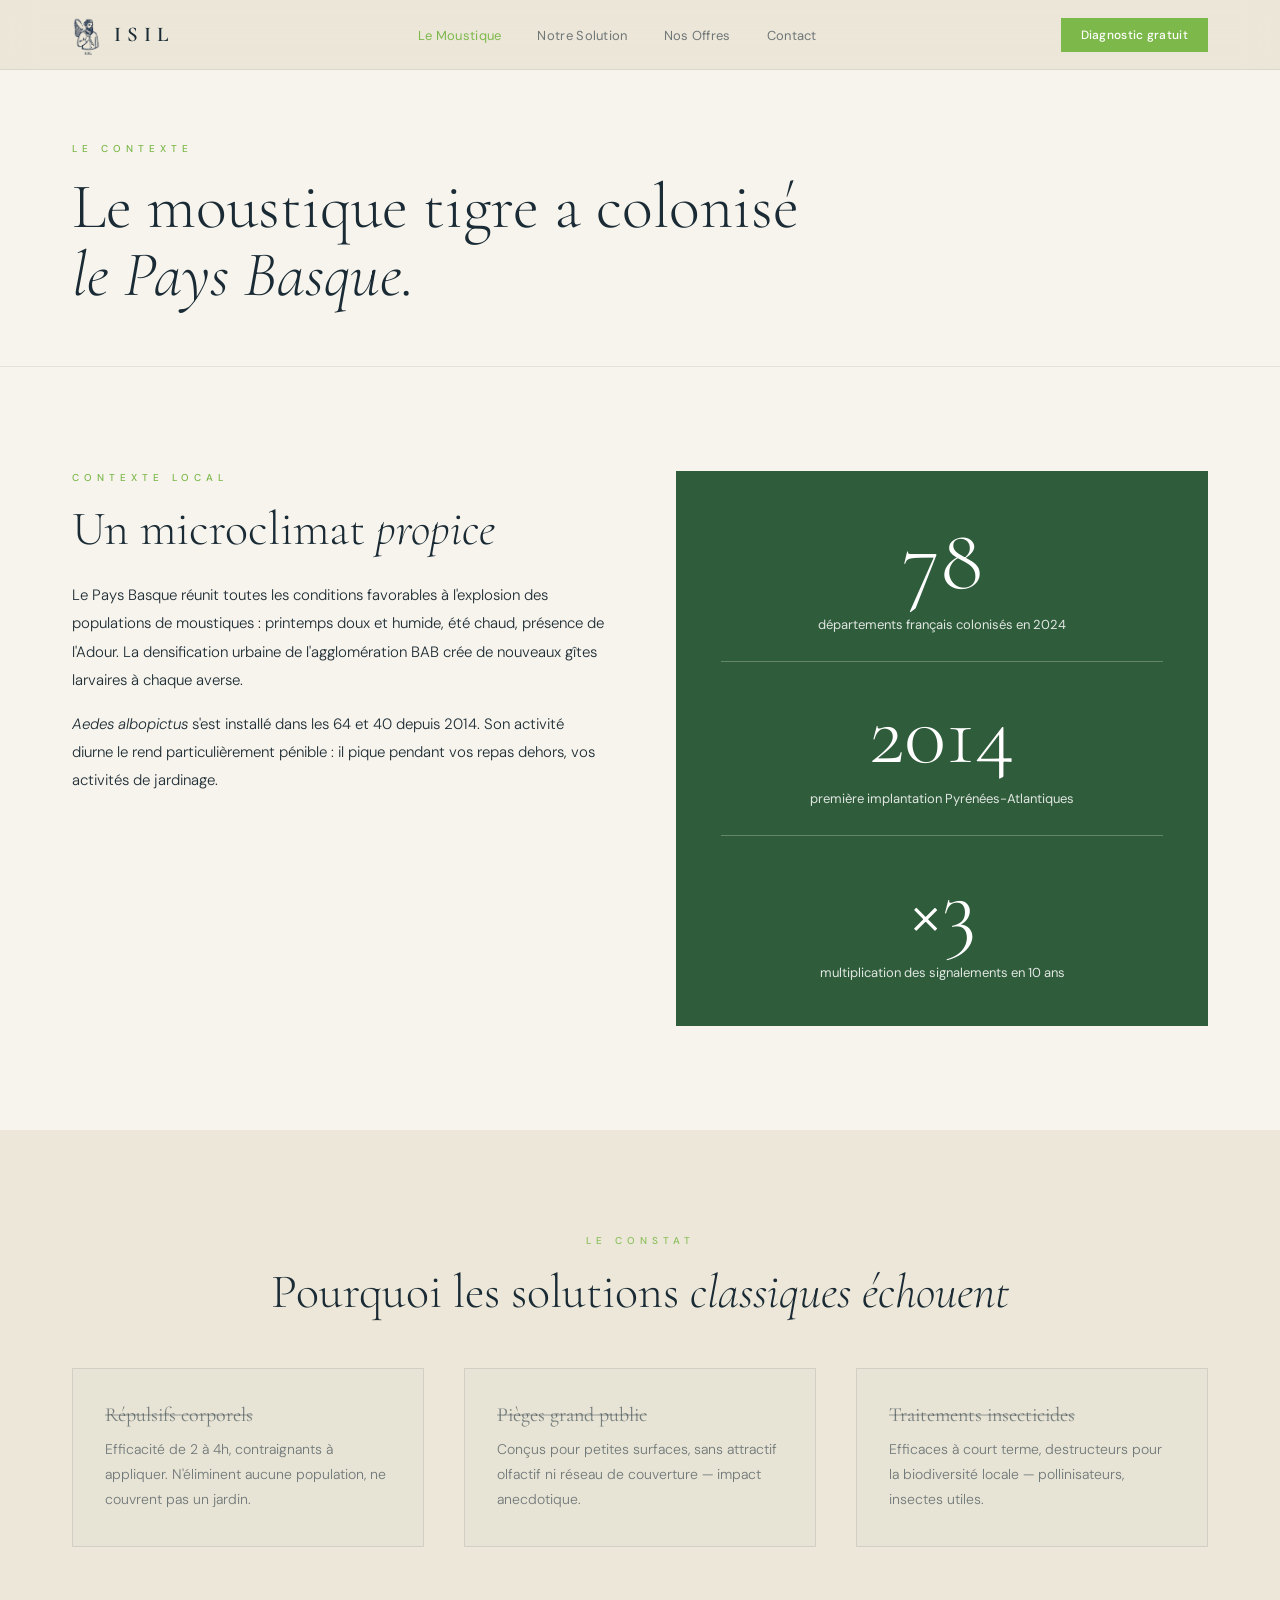
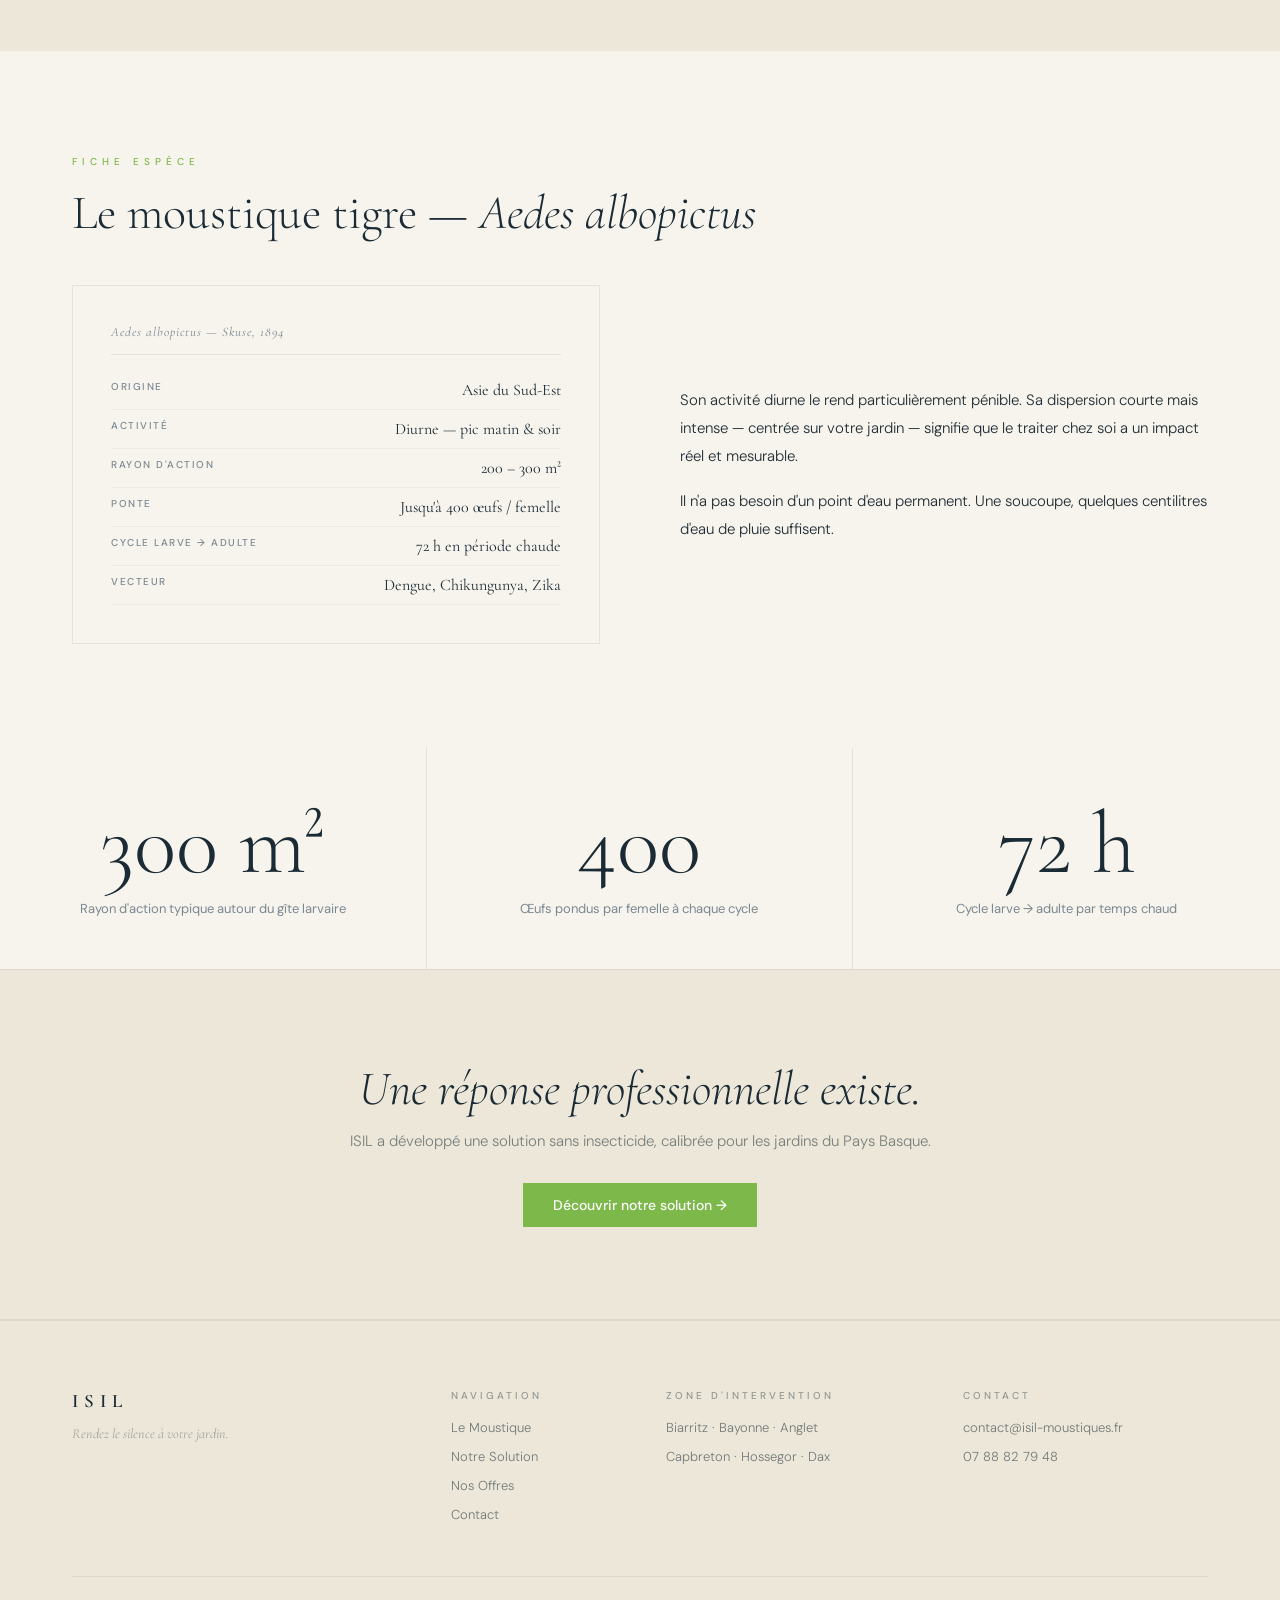
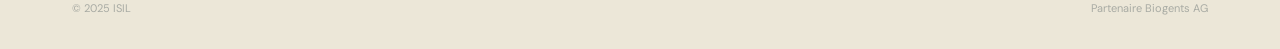
<file: probleme.html>
<!DOCTYPE html>
<html lang="fr">
<head>
  <meta charset="UTF-8">
  <meta name="viewport" content="width=device-width, initial-scale=1.0">
  <title>Moustique Tigre au Pays Basque — Risques et prolifération | ISIL</title>
  <meta name="description" content="Aedes albopictus installé dans les Pyrénées-Atlantiques depuis 2014. Pourquoi le moustique tigre prolifère au Pays Basque et comment protéger votre jardin.">
  <link rel="icon" type="image/png" href="isil-logo-trans.png">
  <link rel="canonical" href="https://isil-moustiques.fr/probleme.html">
  <meta property="og:title" content="Moustique Tigre au Pays Basque | ISIL">
  <meta property="og:description" content="78 départements colonisés, prolifération x3 en 10 ans. ISIL vous protège avec des pièges scientifiques Biogents sans insecticide.">
  <meta property="og:url" content="https://isil-moustiques.fr/probleme.html">
  <meta property="og:type" content="website">
  <link rel="preconnect" href="https://fonts.googleapis.com">
  <link rel="preconnect" href="https://fonts.gstatic.com" crossorigin>
  <link href="https://fonts.googleapis.com/css2?family=Cormorant+Garamond:ital,wght@0,300;0,400;0,600;1,300;1,400;1,600&family=DM+Sans:opsz,wght@9..40,300;9..40,400;9..40,500&display=swap" rel="stylesheet">
  <link rel="stylesheet" href="styles.css?v=13">
</head>
<body>

<nav>
  <a href="accueil.html" class="nav-logo">
    <img class="nav-logo-img" src="isil-logo-trans.png" alt="ISIL" onerror="this.style.display='none'">
    <span class="nav-wordmark">ISIL</span>
  </a>
  <ul class="nav-links">
    <li><a href="probleme.html" class="act">Le Moustique</a></li>
    <li><a href="solution.html">Notre Solution</a></li>
    <li><a href="offres.html">Nos Offres</a></li>
    <li><a href="contact.html">Contact</a></li>
  </ul>
  <a href="contact.html" class="nav-cta" style="text-decoration:none">Diagnostic gratuit</a>
  <button class="nav-burger" id="navBurger" aria-label="Menu"><span></span><span></span><span></span></button>
</nav>

<div class="ph ph-w"><span class="eye">Le contexte</span><h1 class="h-page">Le moustique tigre a colonisé<br><em>le Pays Basque.</em></h1></div>

<section class="s s-c rv">
  <div class="g2t">
    <div>
      <span class="eye">Contexte local</span>
      <h2 style="margin-bottom:24px">Un microclimat <em>propice</em></h2>
      <p class="b">Le Pays Basque réunit toutes les conditions favorables à l'explosion des populations de moustiques : printemps doux et humide, été chaud, présence de l'Adour. La densification urbaine de l'agglomération BAB crée de nouveaux gîtes larvaires à chaque averse.</p>
      <p class="b"><em>Aedes albopictus</em> s'est installé dans les 64 et 40 depuis 2014. Son activité diurne le rend particulièrement pénible : il pique pendant vos repas dehors, vos activités de jardinage.</p>
    </div>
    <div style="background:#2f5c3b;border:1px solid #2f5c3b;padding:44px;display:flex;flex-direction:column;gap:28px;justify-content:center">
      <div style="text-align:center"><span class="sti-n" style="color:#fff">78</span><span class="sti-c" style="color:rgba(255,255,255,0.85)">départements français colonisés en 2024</span></div>
      <div style="height:1px;background:rgba(255,255,255,0.25)"></div>
      <div style="text-align:center"><span class="sti-n" style="color:#fff">2014</span><span class="sti-c" style="color:rgba(255,255,255,0.85)">première implantation Pyrénées-Atlantiques</span></div>
      <div style="height:1px;background:rgba(255,255,255,0.25)"></div>
      <div style="text-align:center"><span class="sti-n" style="color:#fff">×3</span><span class="sti-c" style="color:rgba(255,255,255,0.85)">multiplication des signalements en 10 ans</span></div>
    </div>
  </div>
</section>

<section class="s s-nv rv">
  <div style="text-align:center;margin-bottom:48px"><span class="eye eye-dim">Le constat</span><h2 class="ld">Pourquoi les solutions <em>classiques échouent</em></h2></div>
  <div class="g3">
    <div class="fail"><div class="fail-t">Répulsifs corporels</div><p class="fail-b">Efficacité de 2 à 4h, contraignants à appliquer. N'éliminent aucune population, ne couvrent pas un jardin.</p></div>
    <div class="fail"><div class="fail-t">Pièges grand public</div><p class="fail-b">Conçus pour petites surfaces, sans attractif olfactif ni réseau de couverture — impact anecdotique.</p></div>
    <div class="fail"><div class="fail-t">Traitements insecticides</div><p class="fail-b">Efficaces à court terme, destructeurs pour la biodiversité locale — pollinisateurs, insectes utiles.</p></div>
  </div>
</section>

<section class="s s-c rv">
  <div style="margin-bottom:44px"><span class="eye">Fiche espèce</span><h2>Le moustique tigre — <em>Aedes albopictus</em></h2></div>
  <div class="g2">
    <div class="sp-card">
      <div class="sp-sci">Aedes albopictus — Skuse, 1894</div>
      <div class="sp-r"><span class="sp-k">Origine</span><span class="sp-v">Asie du Sud-Est</span></div>
      <div class="sp-r"><span class="sp-k">Activité</span><span class="sp-v">Diurne — pic matin & soir</span></div>
      <div class="sp-r"><span class="sp-k">Rayon d'action</span><span class="sp-v">200 – 300 m²</span></div>
      <div class="sp-r"><span class="sp-k">Ponte</span><span class="sp-v">Jusqu'à 400 œufs / femelle</span></div>
      <div class="sp-r"><span class="sp-k">Cycle larve → adulte</span><span class="sp-v">72 h en période chaude</span></div>
      <div class="sp-r"><span class="sp-k">Vecteur</span><span class="sp-v">Dengue, Chikungunya, Zika</span></div>
    </div>
    <div>
      <p class="b">Son activité diurne le rend particulièrement pénible. Sa dispersion courte mais intense — centrée sur votre jardin — signifie que le traiter chez soi a un impact réel et mesurable.</p>
      <p class="b">Il n'a pas besoin d'un point d'eau permanent. Une soucoupe, quelques centilitres d'eau de pluie suffisent.</p>
    </div>
  </div>
</section>

<div class="stat-trio rv">
  <div class="sti"><span class="sti-n">300 m²</span><span class="sti-c">Rayon d'action typique autour du gîte larvaire</span></div>
  <div class="sti"><span class="sti-n">400</span><span class="sti-c">Œufs pondus par femelle à chaque cycle</span></div>
  <div class="sti"><span class="sti-n">72 h</span><span class="sti-c">Cycle larve → adulte par temps chaud</span></div>
</div>

<section class="ctab rv">
  <h2><em>Une réponse professionnelle existe.</em></h2>
  <p>ISIL a développé une solution sans insecticide, calibrée pour les jardins du Pays Basque.</p>
  <a href="solution.html" class="btn-g">Découvrir notre solution →</a>
</section>

<footer>
  <div class="fg">
    <div><span class="fl">ISIL</span><span class="ft">Rendez le silence à votre jardin.</span></div>
    <div><div class="fc-t">Navigation</div><ul class="fc-l"><li><a href="probleme.html">Le Moustique</a></li><li><a href="solution.html">Notre Solution</a></li><li><a href="offres.html">Nos Offres</a></li><li><a href="contact.html">Contact</a></li></ul></div>
    <div><div class="fc-t">Zone d'intervention</div><ul class="fc-l"><li><a href="#">Biarritz · Bayonne · Anglet</a></li><li><a href="#">Capbreton · Hossegor · Dax</a></li></ul></div>
    <div><div class="fc-t">Contact</div><ul class="fc-l"><li><a href="mailto:contact@isil-moustiques.fr">contact@isil-moustiques.fr</a></li><li><a href="tel:+33788827948">07 88 82 79 48</a></li></ul></div>
  </div>
  <div class="fb"><span class="fl2">© 2025 ISIL</span><span class="fl2">Partenaire Biogents AG</span></div>
</footer>

<script src="script.js"></script>
</body>
</html>
</file>
<file: styles.css>
*, *::before, *::after { box-sizing: border-box; margin: 0; padding: 0; }

:root {
  --cream:   #ECE7D8;
  --cream-l: #F7F4ED;
  --navy:    #1A2B35;
  --navy-d:  #0f1c25;
  --blue:    #3A7593;
  --green:   #7DB84A;
  --text:    #1e2c34;
  --muted:   #7A8892;
  --border:  rgba(26,43,53,0.09);
  --border-m: rgba(26,43,53,0.05);
}

html { scroll-behavior: smooth; }
body { font-family: 'DM Sans', sans-serif; background: var(--cream); color: var(--text); }

/* NAV */
nav {
  background: rgba(236,231,216,0.92);
  backdrop-filter: blur(16px); -webkit-backdrop-filter: blur(16px);
  border-bottom: 1px solid rgba(26,43,53,0.08);
  padding: 0 72px; height: 70px;
  display: flex; align-items: center; justify-content: space-between;
  position: sticky; top: 0; z-index: 300;
}
.nav-logo { display: flex; align-items: center; gap: 12px; text-decoration: none; }
.nav-wordmark { font-family:'Cormorant Garamond',serif; font-size:21px; font-weight:600; color:var(--navy); letter-spacing:6px; }
.nav-links { display:flex; gap:36px; list-style:none; }
.nav-links a { font-family:'DM Sans',sans-serif; font-size:13px; font-weight:400; color:rgba(26,43,53,0.6); text-decoration:none; letter-spacing:0.3px; transition: color .3s ease; }
.nav-links a:hover, .nav-links a.act { color: var(--green); }
.nav-cta { background:var(--green); color:#fff; border:none; padding:9px 20px; font-family:'DM Sans',sans-serif; font-size:12px; font-weight:500; letter-spacing:0.3px; cursor:pointer; transition: background .3s ease; }
.nav-cta:hover { background: #6aa13b; }

/* TYPOGRAPHY */
.eye { font-family:'DM Sans',sans-serif; font-size:10px; font-weight:500; letter-spacing:5px; text-transform:uppercase; color:var(--green); margin-bottom:18px; display:block; }
.eye-dim { color:rgba(125,184,74,0.85); }

.h-hero { font-family:'Cormorant Garamond',serif; font-size:clamp(60px,8vw,96px); font-weight:300; line-height:1.02; color:var(--navy); margin-bottom:24px; }
.h-hero em { font-style:italic; color:rgba(26,43,53,0.6); }

.h-page { font-family:'Cormorant Garamond',serif; font-size:clamp(42px,5.5vw,64px); font-weight:300; line-height:1.07; color:var(--navy); }
.h-page em { font-style:italic; }

h2 { font-family:'Cormorant Garamond',serif; font-size:clamp(32px,3.8vw,48px); font-weight:300; line-height:1.15; color:var(--navy); }
h2 em { font-style:italic; }
h2.ld { color:var(--navy); }

p.b { font-family:'DM Sans',sans-serif; font-size:15px; font-weight:300; line-height:1.88; color:var(--text); }
p.b+p.b { margin-top:16px; }
p.bd { color:rgba(26,43,53,0.58); }

.abar { width:30px; height:2px; background:var(--green); margin-bottom:20px; }

/* HERO */
.hero {
  min-height: 100vh;
  background: var(--cream);
  display: flex; flex-direction:column;
  align-items:center; justify-content:center;
  text-align:center; padding:120px 80px 100px;
  position:relative; overflow:hidden;
}
.hero::after {
  content:''; position:absolute; inset:0;
  background:radial-gradient(ellipse 55% 42% at 50% 62%, rgba(58,117,147,0.08) 0%, transparent 70%);
  pointer-events:none;
}
.hero-sub { font-family:'DM Sans',sans-serif; font-size:16px; font-weight:300; color:rgba(26,43,53,0.58); max-width:460px; line-height:1.78; margin-bottom:44px; }
.ctas { display:flex; gap:14px; align-items:center; flex-wrap:wrap; justify-content:center; }
.btn-g { background:var(--green); color:#fff; border:none; padding:13px 30px; font-family:'DM Sans',sans-serif; font-size:14px; font-weight:500; cursor:pointer; text-decoration:none; display:inline-block; transition: background .3s ease, transform .3s ease; }
.btn-g:hover { background:#6aa13b; transform: translateY(-1px); }
.btn-o { background:transparent; color:var(--navy); border:1px solid rgba(26,43,53,0.25); padding:12px 30px; font-family:'DM Sans',sans-serif; font-size:14px; font-weight:300; cursor:pointer; text-decoration:none; display:inline-block; transition: border-color .3s ease, color .3s ease; }
.btn-o:hover { border-color: var(--green); color: var(--green); }
.hero-dots { position:absolute; bottom:44px; left:72px; display:flex; gap:8px; }
.dot { width:6px; height:6px; border-radius:50%; background:var(--green); }
.dot:nth-child(2){opacity:.35;} .dot:nth-child(3){opacity:.16;}

/* TRUST BAR */
.trust { background:var(--cream-l); border-bottom:1px solid var(--border); display:flex; }
.ti { flex:1; padding:27px 14px; text-align:center; border-right:1px solid var(--border); }
.ti:last-child { border-right:none; }
.ti-n { font-family:'Cormorant Garamond',serif; font-size:32px; font-weight:600; color:var(--navy); display:block; }
.ti-l { font-family:'DM Sans',sans-serif; font-size:10px; font-weight:500; letter-spacing:2.5px; text-transform:uppercase; color:var(--muted); display:block; margin-top:4px; }

/* SECTIONS */
.s    { padding:104px 72px; }
.s-sm { padding:72px 72px; }
.s-c  { background:var(--cream-l); }
.s-cm { background:var(--cream); }
.s-w  { background:#fff; }
.s-nv, .s-dk { background:var(--cream); }

.ph { padding:72px 72px 56px; border-bottom:1px solid var(--border); }
.ph-c { background:var(--cream); }
.ph-w { background:var(--cream-l); }
.ph-sub { font-family:'DM Sans',sans-serif; font-size:15px; font-weight:300; color:var(--muted); margin-top:13px; }

/* GRIDS */
.g2   { display:grid; grid-template-columns:1fr 1fr; gap:80px; align-items:center; }
.g2t  { display:grid; grid-template-columns:1fr 1fr; gap:72px; }
.g3   { display:grid; grid-template-columns:repeat(3,1fr); gap:40px; }
.g4   { display:grid; grid-template-columns:repeat(4,1fr); gap:26px; }
.g2s  { display:grid; grid-template-columns:1fr 1fr; gap:32px; }
.g6040{ display:grid; grid-template-columns:3fr 2fr; gap:80px; align-items:start; }

/* PULL QUOTE */
.pq { font-family:'Cormorant Garamond',serif; font-size:clamp(25px,2.8vw,36px); font-style:italic; font-weight:300; line-height:1.4; color:var(--navy); border-left:2px solid var(--green); padding-left:26px; }

/* BIOGENTS STRIP */
.biogents-strip { background:var(--cream); padding:52px 72px; display:flex; align-items:center; gap:0; border-top:1px solid rgba(26,43,53,0.08); }
.bs-badge { flex-shrink:0; width:80px; height:80px; border:1px solid rgba(26,43,53,0.16); border-radius:50%; display:flex; align-items:center; justify-content:center; margin-right:40px; }
.bs-badge-inner { width:58px; height:58px; border-radius:50%; border:1px solid rgba(125,184,74,0.55); display:flex; align-items:center; justify-content:center; font-family:'Cormorant Garamond',serif; font-size:11px; font-weight:600; color:rgba(26,43,53,0.55); letter-spacing:2px; }
.bs-text { flex:1; }
.bs-title { font-family:'Cormorant Garamond',serif; font-size:22px; font-weight:400; color:var(--navy); margin-bottom:7px; }
.bs-title em { font-style:italic; }
.bs-body { font-family:'DM Sans',sans-serif; font-size:14px; font-weight:300; color:rgba(26,43,53,0.6); line-height:1.7; }
.bs-stats { display:flex; gap:36px; flex-shrink:0; margin-left:56px; padding-left:56px; border-left:1px solid rgba(26,43,53,0.1); }
.bs-stat { text-align:center; }
.bs-stat-n { font-family:'Cormorant Garamond',serif; font-size:30px; font-weight:300; color:var(--navy); display:block; }
.bs-stat-l { font-family:'DM Sans',sans-serif; font-size:10px; letter-spacing:1.5px; text-transform:uppercase; color:rgba(26,43,53,0.42); display:block; }

/* HOW IT WORKS */
.sn { width:34px; height:34px; border-radius:50%; border:1px solid var(--green); display:flex; align-items:center; justify-content:center; font-family:'Cormorant Garamond',serif; font-size:15px; color:var(--green); margin-bottom:18px; }
.st { font-family:'Cormorant Garamond',serif; font-size:20px; font-weight:400; color:var(--navy); margin-bottom:8px; }
.sb { font-family:'DM Sans',sans-serif; font-size:14px; font-weight:300; color:rgba(26,43,53,0.58); line-height:1.78; }

/* TARGET CARDS */
.tc { background:var(--cream-l); border:1px solid var(--border); overflow:hidden; transition: transform .4s ease; }
.tc:hover { transform: translateY(-4px); }
.tc-img { height:188px; background:linear-gradient(155deg, rgba(26,43,53,0.08) 0%, rgba(26,43,53,0.14) 100%); display:flex; align-items:flex-end; padding:14px 18px; }
.tc-img span { font-family:'DM Sans',sans-serif; font-size:10px; letter-spacing:3px; text-transform:uppercase; color:rgba(26,43,53,0.38); }
.tc-body { padding:20px 22px; border-left:3px solid transparent; transition: border-color .3s ease; }
.tc:hover .tc-body { border-left-color:var(--green); }
.tc-l { font-family:'DM Sans',sans-serif; font-size:10px; letter-spacing:3px; text-transform:uppercase; color:var(--muted); margin-bottom:6px; }
.tc-d { font-family:'DM Sans',sans-serif; font-size:14px; font-weight:300; color:var(--text); line-height:1.62; }

/* PROCESS */
.proc { display:flex; border:1px solid var(--border); }
.ps { flex:1; padding:34px 28px; border-right:1px solid var(--border); position:relative; }
.ps:last-child { border-right:none; }
.ps-bg { font-family:'Cormorant Garamond',serif; font-size:72px; font-weight:300; color:#4a7a2a; opacity:.35; position:absolute; top:-6px; right:16px; line-height:1; }
.ps-t { font-family:'Cormorant Garamond',serif; font-size:18px; font-weight:400; color:var(--navy); margin-bottom:8px; }
.ps-b { font-family:'DM Sans',sans-serif; font-size:13px; font-weight:300; color:var(--muted); line-height:1.72; }

/* CTA BAND */
.ctab { background:var(--cream); border-top:1px solid rgba(26,43,53,0.08); border-bottom:1px solid rgba(26,43,53,0.08); padding:92px 72px; text-align:center; }
.ctab h2 { color:var(--navy); margin-bottom:14px; }
.ctab p { font-family:'DM Sans',sans-serif; font-size:15px; font-weight:300; color:rgba(26,43,53,0.55); margin-bottom:32px; }

/* FOOTER */
footer { background:var(--cream); border-top:1px solid rgba(26,43,53,0.08); padding:68px 72px 34px; }
.fg { display:grid; grid-template-columns:2fr 1fr 1.5fr 1.5fr; gap:52px; padding-bottom:44px; border-bottom:1px solid rgba(26,43,53,0.08); margin-bottom:24px; }
.fl { font-family:'Cormorant Garamond',serif; font-size:19px; font-weight:600; color:var(--navy); letter-spacing:6px; margin-bottom:10px; display:block; }
.ft { font-family:'Cormorant Garamond',serif; font-size:14px; font-style:italic; color:rgba(26,43,53,0.35); }
.fc-t { font-family:'DM Sans',sans-serif; font-size:10px; font-weight:500; letter-spacing:3px; text-transform:uppercase; color:rgba(26,43,53,0.42); margin-bottom:14px; }
.fc-l { list-style:none; }
.fc-l li { margin-bottom:8px; }
.fc-l a { font-family:'DM Sans',sans-serif; font-size:13px; font-weight:300; color:rgba(26,43,53,0.58); text-decoration:none; transition: color .3s ease; }
.fc-l a:hover { color: var(--green); }
.fb { display:flex; justify-content:space-between; }
.fl2 { font-family:'DM Sans',sans-serif; font-size:11px; color:rgba(26,43,53,0.32); }

/* SPECIES CARD */
.sp-card { background:var(--cream-l); border:1px solid var(--border); padding:38px; }
.sp-sci { font-family:'Cormorant Garamond',serif; font-size:13px; font-style:italic; color:var(--muted); letter-spacing:1px; padding-bottom:14px; border-bottom:1px solid var(--border); margin-bottom:16px; }
.sp-r { display:flex; justify-content:space-between; padding:9px 0; border-bottom:1px solid var(--border-m); }
.sp-k { font-family:'DM Sans',sans-serif; font-size:10px; font-weight:500; letter-spacing:1.5px; text-transform:uppercase; color:var(--muted); }
.sp-v { font-family:'Cormorant Garamond',serif; font-size:16px; color:var(--navy); }

/* STAT TRIO */
.stat-trio { display:grid; grid-template-columns:repeat(3,1fr); background:var(--cream-l); }
.sti { text-align:center; padding:52px 24px; border-right:1px solid var(--border); }
.sti:last-child { border-right:none; }
.sti-n { font-family:'Cormorant Garamond',serif; font-size:clamp(56px,7vw,88px); font-weight:300; color:var(--navy); line-height:1; display:block; }
.sti-c { font-family:'DM Sans',sans-serif; font-size:13px; font-weight:400; color:var(--muted); display:block; margin-top:12px; }

/* FAIL CARDS */
.fail { padding:34px 32px; border:1px solid rgba(26,43,53,0.1); background: rgba(26,43,53,0.02); }
.fail-t { font-family:'Cormorant Garamond',serif; font-size:20px; font-weight:400; color:rgba(26,43,53,0.55); text-decoration:line-through; text-decoration-color:rgba(26,43,53,0.2); margin-bottom:10px; }
.fail-b { font-family:'DM Sans',sans-serif; font-size:14px; font-weight:300; color:rgba(26,43,53,0.58); line-height:1.78; }

/* CERTIFICATION CARD */
.cert { background:var(--cream-l); border:1px solid var(--border); display:grid; grid-template-columns:auto 1fr; overflow:hidden; }
.cert-l { background:rgba(26,43,53,0.05); padding:48px 44px; display:flex; flex-direction:column; justify-content:center; align-items:center; gap:14px; min-width:210px; }
.cert-circle { width:72px; height:72px; border-radius:50%; border:1px solid rgba(26,43,53,0.18); display:flex; align-items:center; justify-content:center; }
.cert-inner { width:52px; height:52px; border-radius:50%; border:1px solid rgba(125,184,74,0.5); display:flex; align-items:center; justify-content:center; }
.cert-dot { width:9px; height:9px; border-radius:50%; background:var(--green); }
.cert-name { font-family:'Cormorant Garamond',serif; font-size:22px; font-weight:600; color:var(--navy); letter-spacing:3px; }
.cert-sub { font-family:'DM Sans',sans-serif; font-size:9px; letter-spacing:2.5px; text-transform:uppercase; color:rgba(26,43,53,0.5); text-align:center; }
.cert-r { padding:44px 48px; }
.cert-title { font-family:'Cormorant Garamond',serif; font-size:30px; font-weight:300; color:var(--navy); margin-bottom:16px; line-height:1.2; }
.cert-title em { font-style:italic; }
.cert-stats { display:flex; gap:28px; margin-top:26px; }
.cs-n { font-family:'Cormorant Garamond',serif; font-size:26px; font-weight:300; color:var(--navy); display:block; }
.cs-l { font-family:'DM Sans',sans-serif; font-size:10px; letter-spacing:1px; color:var(--muted); }

/* PRODUCT */
.product { display:grid; grid-template-columns:1fr 1fr; border:1px solid var(--border); overflow:hidden; }
.product-img { background: linear-gradient(160deg, rgba(26,43,53,0.04) 0%, rgba(26,43,53,0.08) 100%); display:flex; align-items:center; justify-content:center; position:relative; min-height:460px; }
.product-img img { width:210px; height:auto; filter: drop-shadow(0 14px 36px rgba(26,43,53,0.22)); }
.product-img-lbl { position:absolute; bottom:22px; left:26px; font-family:'DM Sans',sans-serif; font-size:10px; letter-spacing:3px; text-transform:uppercase; color:rgba(26,43,53,0.38); }
.product-info { padding:52px 48px; background:var(--cream-l); }

/* SCIENCE */
.sci-col { padding-bottom:24px; border-bottom:2px solid var(--green); }
.sci-sub { font-family:'Cormorant Garamond',serif; font-size:11px; font-style:italic; letter-spacing:2px; text-transform:uppercase; color:var(--muted); margin-bottom:11px; }
.sci-t { font-family:'Cormorant Garamond',serif; font-size:24px; font-weight:400; color:var(--navy); margin-bottom:12px; }
.pub-bar { margin-top:48px; background:rgba(26,43,53,0.05); border:1px solid rgba(26,43,53,0.08); padding:26px 44px; display:flex; align-items:center; gap:22px; }
.pub-n { font-family:'Cormorant Garamond',serif; font-size:48px; font-weight:300; color:var(--navy); flex-shrink:0; }
.pub-t { font-family:'DM Sans',sans-serif; font-size:14px; font-weight:300; color:rgba(26,43,53,0.55); line-height:1.68; max-width:240px; }

/* NETWORK DIAGRAM */
.net { background:rgba(26,43,53,0.03); border:1px solid rgba(26,43,53,0.09); height:270px; display:flex; align-items:center; justify-content:center; position:relative; overflow:hidden; }
.nc { position:absolute; border-radius:50%; border:1px solid; }

/* BEFORE / AFTER */
.ba { display:grid; grid-template-columns:1fr 1fr; }
.ba-b { background:#ffffff; padding:64px 56px; }
.ba-a { background:#ffffff; padding:64px 56px; }
.ba-b .ba-l { color:rgba(26,43,53,0.5); }
.ba-b .ba-list li { color:rgba(26,43,53,0.6); border-bottom-color:rgba(26,43,53,0.08); }
.ba-a .ba-l { color:var(--green); }
.ba-a .ba-list li { color:var(--text); border-bottom-color:rgba(26,43,53,0.08); }
.ba-l { font-family:'Cormorant Garamond',serif; font-size:24px; font-weight:400; letter-spacing:1px; margin-bottom:24px; display:block; }
.ba-list { list-style:none; }
.ba-list li { font-family:'DM Sans',sans-serif; font-size:14px; font-weight:300; padding:7px 0; border-bottom:1px solid; line-height:1.5; }

/* PRICING — BioBelt style */
.pricing { display:grid; grid-template-columns:1fr 1fr; gap:28px; }
.pc { background:#2f5c3b; color:#fff; padding:56px 48px 48px; display:flex; flex-direction:column; position:relative; min-height:640px; }
.pc-pro { background:var(--navy); }
.pc::before {
  content:''; position:absolute; top:38px; right:38px;
  width:46px; height:46px; border-radius:50%;
  border:1px dashed rgba(255,255,255,0.35);
}
.pc-label { font-family:'DM Sans',sans-serif; font-size:10px; font-weight:500; letter-spacing:3px; text-transform:uppercase; color:rgba(255,255,255,0.55); margin-bottom:22px; display:block; }
.pc-title { font-family:'Cormorant Garamond',serif; font-size:clamp(54px,6vw,84px); font-weight:400; color:#fff; line-height:1; margin-bottom:22px; }
.pc-desc { font-family:'DM Sans',sans-serif; font-size:15px; font-weight:300; line-height:1.7; color:rgba(255,255,255,0.72); max-width:320px; margin-bottom:32px; }
.pc-cta { align-self:flex-start; background:#fff; color:var(--navy); border:none; padding:14px 30px; border-radius:999px; font-family:'DM Sans',sans-serif; font-size:13px; font-weight:500; cursor:pointer; text-decoration:none; display:inline-block; transition: transform .3s ease, background .3s ease; }
.pc-cta:hover { transform: translateY(-1px); background:#f4f1e9; }
.pc-budget-label {
  display:inline-block;
  font-family:'DM Sans',sans-serif; font-size:10px; font-weight:500;
  letter-spacing:3px; text-transform:uppercase;
  color:rgba(255,255,255,0.8);
  background:rgba(255,255,255,0.14);
  padding:6px 12px;
  margin-top:0; margin-bottom:0;
}
.pc-bottom { margin-top:24px; }
.pc-divider { height:1px; background:rgba(255,255,255,0.2); margin:18px 0 30px; }
.pc-from { font-family:'Cormorant Garamond',serif; font-style:italic; font-size:17px; color:rgba(255,255,255,0.75); margin-bottom:18px; display:block; }
.pc-feature-list { list-style:none; margin:0 0 28px; padding:0; }
.pc-feature-item { padding:7px 0 7px 18px; position:relative; font-family:'DM Sans',sans-serif; font-size:13px; font-weight:300; color:rgba(255,255,255,0.82); border-bottom:1px solid rgba(255,255,255,0.08); }
.pc-feature-item:last-child { border-bottom:none; }
.pc-feature-item::before { content:''; position:absolute; left:0; top:13px; width:5px; height:5px; border-radius:50%; background:var(--green); }
.pc-price-sub { font-family:'DM Sans',sans-serif; font-size:11px; font-weight:300; color:rgba(255,255,255,0.55); margin-top:8px; }
.pc-keepnote { margin:26px 0 0; padding:18px 20px; background:rgba(125,184,74,0.12); border-left:3px solid var(--green); }
.pc-keepnote-title { font-family:'Cormorant Garamond',serif; font-size:19px; font-weight:400; color:#fff; line-height:1.4; margin-bottom:6px; }
.pc-keepnote-body { font-family:'DM Sans',sans-serif; font-size:12px; font-weight:300; color:rgba(255,255,255,0.75); line-height:1.6; }
.pc-prices { display:grid; grid-template-columns:1fr auto 1fr; gap:18px; align-items:start; }
.pc-price-block { display:flex; flex-direction:column; gap:10px; }
.pc-price-num { font-family:'Cormorant Garamond',serif; font-size:clamp(34px,3.8vw,46px); font-weight:400; color:#fff; line-height:1; }
.pc-price-num sup { font-size:18px; vertical-align:top; font-style:italic; opacity:.7; margin-left:2px; }
.pc-price-lbl { font-family:'DM Sans',sans-serif; font-size:10px; font-weight:500; letter-spacing:2px; text-transform:uppercase; color:rgba(255,255,255,0.55); line-height:1.5; }
.pc-plus { font-family:'Cormorant Garamond',serif; font-size:36px; font-weight:300; color:rgba(255,255,255,0.5); line-height:1; padding-top:6px; }
.pc-foot { font-family:'DM Sans',sans-serif; font-size:11px; font-weight:300; font-style:italic; color:rgba(255,255,255,0.45); margin-top:28px; line-height:1.5; }
@media (max-width: 900px) {
  .pricing { grid-template-columns: 1fr; gap: 20px; }
  .pc { min-height: auto; padding: 44px 32px; }
  .pc-prices { grid-template-columns: 1fr; gap: 14px; }
  .pc-plus { display: none; }
}

/* FAQ */
.fq { border-bottom:1px solid var(--border); padding:18px 0; }
.fq-q { font-family:'Cormorant Garamond',serif; font-size:20px; font-weight:400; color:var(--navy); display:flex; justify-content:space-between; cursor:pointer; align-items:center; }
.fq-plus { font-family:'DM Sans',sans-serif; font-size:20px; color:var(--green); line-height:1; transition: transform .3s ease; }
.fq.open .fq-plus { transform: rotate(45deg); }
.fq-a { font-family:'DM Sans',sans-serif; font-size:14px; font-weight:300; color:var(--muted); line-height:1.82; margin-top:11px; max-height:0; overflow:hidden; transition: max-height .4s ease, margin-top .4s ease; }
.fq.open .fq-a { max-height:300px; margin-top:11px; }

/* FORM */
.fg-g { margin-bottom:20px; }
.fl-l { font-family:'DM Sans',sans-serif; font-size:10px; font-weight:500; letter-spacing:3px; text-transform:uppercase; color:var(--muted); display:block; margin-bottom:7px; }
.fi, .fs { width:100%; border:none; border-bottom:1px solid var(--border); background:transparent; padding:12px 0; font-family:'DM Sans',sans-serif; font-size:15px; font-weight:300; color:var(--text); outline:none; -webkit-appearance:none; appearance:none; transition: border-color .3s ease; }
.fi:focus, .fs:focus { border-bottom-color: var(--green); }
.fi::placeholder { color:rgba(26,43,53,0.25); }
.f-sub { width:100%; background:var(--green); color:#fff; border:none; padding:16px; font-family:'DM Sans',sans-serif; font-size:14px; font-weight:500; cursor:pointer; margin-top:8px; transition: background .3s ease; }
.f-sub:hover { background:#6aa13b; }

/* REASSURANCE */
.rea { display:flex; gap:14px; align-items:flex-start; padding:18px 0; border-bottom:1px solid var(--border); }
.rea-dot { width:7px; height:7px; border-radius:50%; background:var(--green); flex-shrink:0; margin-top:5px; }
.rea-t { font-family:'Cormorant Garamond',serif; font-size:19px; color:var(--navy); margin-bottom:4px; }
.rea-b { font-family:'DM Sans',sans-serif; font-size:13px; font-weight:300; color:var(--muted); line-height:1.62; }

/* COMMUNE TAGS */
.communes { display:flex; flex-wrap:wrap; gap:8px; margin-top:22px; justify-content:center; }
.ctag { border:1px solid var(--navy); color:var(--navy); padding:7px 16px; font-family:'DM Sans',sans-serif; font-size:12px; letter-spacing:0.3px; }
.ctag-d { border-color:var(--muted); color:var(--muted); border-style:dashed; }

/* CONTACT DIRECT */
.cd { background:rgba(26,43,53,0.05); padding:36px 72px; display:flex; justify-content:center; gap:88px; align-items:center; }
.cdi { text-align:center; }
.cdi-l { font-family:'DM Sans',sans-serif; font-size:10px; letter-spacing:3px; text-transform:uppercase; color:rgba(26,43,53,0.48); margin-bottom:7px; }
.cdi-v { font-family:'Cormorant Garamond',serif; font-size:23px; color:var(--navy); }

/* SCROLL REVEAL */
.rv { opacity:0; transform:translateY(26px); transition:opacity 0.64s cubic-bezier(0.22,1,0.36,1), transform 0.64s cubic-bezier(0.22,1,0.36,1); }
.rv.in { opacity:1; transform:translateY(0); }

/* SPLASH */
.splash-page {
  min-height: 100vh; background: var(--cream);
  display: grid; place-items: center; position: relative; overflow: hidden;
}
.splash-page::before {
  content: ''; position: absolute; inset: 0;
  background-image: url("data:image/svg+xml,%3Csvg xmlns='http://www.w3.org/2000/svg' width='300' height='300'%3E%3Cfilter id='noise'%3E%3CfeTurbulence type='fractalNoise' baseFrequency='0.9' numOctaves='4' stitchTiles='stitch'/%3E%3C/filter%3E%3Crect width='300' height='300' filter='url(%23noise)' opacity='0.025'/%3E%3C/svg%3E");
  pointer-events:none;
}
.splash-link {
  display: flex; flex-direction: column; align-items: center; gap: 20px;
  cursor: pointer; text-decoration: none;
  animation: splashIn 0.9s cubic-bezier(0.22,1,0.36,1) 0.15s both;
  transition: transform 0.4s cubic-bezier(0.34,1.56,0.64,1);
}
.splash-link:hover { transform: scale(1.04); }
.splash-logo-img { width: 260px; height: auto; display: block; }
.nav-logo-img { height: 40px; width: auto; display: block; }
.splash-wordmark-big {
  font-family:'Cormorant Garamond',serif;
  font-size: 96px; font-weight:300; letter-spacing:18px;
  color:var(--navy); text-transform:uppercase;
}
.splash-tagline {
  font-family:'Cormorant Garamond',serif; font-style: italic;
  font-size: 18px; color: rgba(26,43,53,0.5); letter-spacing: 2px;
}
.splash-hint {
  position: absolute; bottom: 44px;
  font-family:'DM Sans',sans-serif; font-size:11px; font-weight:400;
  letter-spacing:3px; text-transform:uppercase; color:rgba(26,43,53,0.3);
  animation: hintIn 1s ease 2s both;
}
@keyframes splashIn { from { opacity:0; transform:translateY(12px) scale(0.97); } to { opacity:1; transform:translateY(0) scale(1); } }
@keyframes hintIn { from { opacity:0; } to { opacity:1; } }

/* RESPONSIVE */
/* ============ V2 — REFONTE ACCUEIL ============ */

/* Biogents brand colors (charte graphique) */
:root {
  --bg-blue:    #497593;
  --bg-blue-l:  #69A2C2;
  --bg-green:   #A1C854;
  --bg-green-l: #B7D6A9;
}

/* NAV transparent over hero */
nav.nav-over {
  background: transparent;
  backdrop-filter: none; -webkit-backdrop-filter: none;
  border-bottom: 1px solid rgba(255,255,255,0.15);
  position: fixed; top: 0; left: 0; right: 0;
  transition: background .3s ease, border-color .3s ease, backdrop-filter .3s ease;
}
nav.nav-over .nav-wordmark { color: #fff; transition: color .3s ease; }
nav.nav-over .nav-links a { color: rgba(255,255,255,0.78); transition: color .3s ease; }
nav.nav-over .nav-links a:hover { color: #fff; }
nav.nav-over .nav-logo-img { filter: brightness(0) invert(1); transition: filter .3s ease; }
nav.nav-over .nav-cta { background: var(--green); color: #fff; }
nav.nav-over .nav-cta:hover { background: #6aa13b; }
nav.nav-over .nav-burger span { background: #fff; transition: background .3s ease; }

/* Nav qui devient opaque après scroll */
nav.nav-over.nav-solid {
  background: rgba(236,231,216,0.95);
  backdrop-filter: blur(16px); -webkit-backdrop-filter: blur(16px);
  border-bottom: 1px solid rgba(26,43,53,0.08);
}
nav.nav-over.nav-solid .nav-wordmark { color: var(--navy); }
nav.nav-over.nav-solid .nav-links a { color: rgba(26,43,53,0.6); }
nav.nav-over.nav-solid .nav-links a:hover { color: var(--green); }
nav.nav-over.nav-solid .nav-logo-img { filter: none; }
nav.nav-over.nav-solid .nav-burger span { background: var(--navy); }

/* HERO PLEIN ÉCRAN */
.hero-bg {
  position: relative; min-height: 100vh; width: 100%;
  display: flex; align-items: center; justify-content: center;
  overflow: hidden; isolation: isolate;
}
.hero-bg-img {
  position: absolute; inset: 0;
  background-size: cover; background-position: center;
  z-index: -2;
  transform: scale(1.05);
  animation: heroZoom 18s ease-out forwards;
}
@keyframes heroZoom { to { transform: scale(1); } }
.hero-bg-overlay {
  position: absolute; inset: 0;
  background: linear-gradient(180deg, rgba(15,28,37,0.55) 0%, rgba(15,28,37,0.25) 35%, rgba(15,28,37,0.65) 100%);
  z-index: -1;
}
.hero-bg-content {
  text-align: center; padding: 0 32px; max-width: 880px;
  color: #fff;
}
.eye-light { color: rgba(255,255,255,0.85); }
.h-hero-light {
  font-family:'Cormorant Garamond',serif;
  font-size: clamp(56px, 8vw, 104px);
  font-weight: 300; line-height: 1.02;
  color: #fff; margin-bottom: 26px;
  text-shadow: 0 2px 24px rgba(0,0,0,0.35);
}
.h-hero-light em { font-style: italic; color: rgba(255,255,255,0.78); }
.hero-sub-light {
  font-family:'DM Sans',sans-serif;
  font-size: 17px; font-weight: 300;
  color: rgba(255,255,255,0.88);
  max-width: 540px; margin: 0 auto 44px;
  line-height: 1.78;
  text-shadow: 0 1px 12px rgba(0,0,0,0.3);
}
.btn-light {
  background: transparent; color: #fff;
  border: 1px solid rgba(255,255,255,0.5);
  padding: 12px 30px;
  font-family:'DM Sans',sans-serif; font-size: 14px; font-weight: 300;
  text-decoration: none; display: inline-block;
  transition: background .3s ease, border-color .3s ease;
}
.btn-light:hover { background: rgba(255,255,255,0.12); border-color: #fff; }
.hero-scroll-hint {
  position: absolute; bottom: 36px; left: 50%; transform: translateX(-50%);
  font-family:'DM Sans',sans-serif; font-size: 11px; font-weight: 400;
  letter-spacing: 3px; text-transform: uppercase;
  color: rgba(255,255,255,0.65);
  animation: scrollPulse 2.5s ease-in-out infinite;
}
@keyframes scrollPulse { 0%,100% { opacity: .55; transform: translate(-50%, 0); } 50% { opacity: 1; transform: translate(-50%, 6px); } }

/* INTRO BLOCK */
.intro-block { padding: 24px 0; }

/* BIOGENTS BRANDED SECTION (charte stricte) */
.bg-section {
  background: #fff;
  padding: 110px 72px;
  border-top: 1px solid rgba(73,117,147,0.12);
  border-bottom: 1px solid rgba(73,117,147,0.12);
}
.bg-inner { max-width: 1180px; margin: 0 auto; }
.bg-head { text-align: center; max-width: 760px; margin: 0 auto 64px; }
.bg-eye {
  font-family:'Barlow Condensed', sans-serif;
  font-size: 13px; font-weight: 600;
  letter-spacing: 5px; text-transform: uppercase;
  color: var(--bg-green);
  margin-bottom: 22px; display: block;
}
.bg-h {
  font-family:'Barlow Condensed', sans-serif;
  font-size: clamp(34px, 4.4vw, 56px);
  font-weight: 600; line-height: 1.05;
  color: var(--bg-blue);
  text-transform: uppercase;
  letter-spacing: 0.5px;
  margin: 0;
}
.bg-rule {
  width: 60px; height: 3px; background: var(--bg-green);
  margin: 28px auto 28px;
}
.bg-lead {
  font-family:'DM Sans', sans-serif;
  font-size: 16px; font-weight: 300;
  color: #4a5660; line-height: 1.78;
  max-width: 640px; margin: 0 auto;
}
.bg-lead strong { color: var(--bg-blue); font-weight: 500; }
.bg-claims {
  display: grid; grid-template-columns: repeat(4, 1fr);
  gap: 0;
  border-top: 1px solid rgba(73,117,147,0.18);
  border-bottom: 1px solid rgba(73,117,147,0.18);
}
.bg-claim {
  text-align: center; padding: 44px 24px;
  border-right: 1px solid rgba(73,117,147,0.12);
}
.bg-claim:last-child { border-right: none; }
.bg-claim-n {
  font-family:'Barlow Condensed', sans-serif;
  font-size: 64px; font-weight: 600;
  color: var(--bg-blue); line-height: 1;
  margin-bottom: 14px;
}
.bg-claim-l {
  font-family:'Barlow Condensed', sans-serif;
  font-size: 13px; font-weight: 500;
  letter-spacing: 2px; text-transform: uppercase;
  color: var(--bg-blue);
  line-height: 1.5;
}
.bg-claim-l span {
  display: block; font-weight: 300; font-size: 11px;
  color: rgba(73,117,147,0.65); letter-spacing: 1px;
  text-transform: none; margin-top: 4px;
}
.bg-footnote {
  text-align: center;
  font-family:'Barlow Condensed', sans-serif;
  font-size: 12px; font-weight: 400;
  letter-spacing: 3px; text-transform: uppercase;
  color: rgba(73,117,147,0.6);
  margin-top: 38px;
}

/* TARGET CARDS WITH REAL IMAGES */
.tc-img-real {
  height: 220px;
  background-size: cover;
  background-position: center;
  position: relative;
}
.tc-img-real::after {
  content: ''; position: absolute; inset: 0;
  background: linear-gradient(180deg, transparent 55%, rgba(15,28,37,0.45) 100%);
}

/* SECTION TRANQUILLITÉ (hammock) */
.tranquil {
  display: grid; grid-template-columns: 1fr 1fr;
  align-items: stretch;
  background: var(--cream);
}
.tranquil-img {
  background-size: cover;
  background-position: center;
  min-height: 540px;
}
.tranquil-text {
  padding: 90px 72px;
  display: flex; flex-direction: column; justify-content: center;
}
.tranquil-text h2 { margin-bottom: 26px; }
.tranquil-text .b { max-width: 440px; }

/* PARTNER BLOCK (solution page) */
.bg-partner {
  display: grid;
  grid-template-columns: auto 1px 1fr;
  gap: 44px;
  align-items: center;
  margin-bottom: 58px;
  padding-bottom: 58px;
  border-bottom: 1px solid rgba(73,117,147,0.18);
}
.bg-partner-logo-frame {
  width: 180px;
  padding: 26px 22px;
  background: #fff;
  border: 1px solid rgba(73,117,147,0.18);
  border-radius: 2px;
  display: flex; align-items: center; justify-content: center;
  flex-shrink: 0;
}
.bg-partner-logo {
  width: 100%; height: auto;
  display: block; cursor: pointer;
}
.bg-partner-divider {
  width: 1px; height: 120px;
  background: rgba(73,117,147,0.2);
}
.bg-partner-text .bg-eye { text-align: left; }
.bg-partner-text .bg-h { text-align: left; margin-bottom: 18px; font-size: clamp(26px, 3.2vw, 40px); }
.bg-partner-text .bg-lead { text-align: left; margin: 0; max-width: none; }

/* PRODUCT HERO — fond vert cassé, pas d'encadré */
.product-hero {
  display: grid; grid-template-columns: 1fr 1fr;
  align-items: stretch;
  background: #eef3e4;
  overflow: hidden;
}
.product-hero-img {
  display: flex; align-items: stretch; justify-content: stretch;
  padding: 0;
  position: relative;
  min-height: 560px;
}
.product-hero-frame {
  width: 100%;
  max-width: 100%;
  background: transparent;
  border: none;
  padding: 0;
  display: block;
  position: relative; z-index: 1;
}
.ph-slides {
  position: relative;
  width: 100%;
  height: 100%;
  min-height: 560px;
}
.ph-slide {
  position: absolute; inset: 0;
  display: flex; align-items: center; justify-content: center;
  opacity: 0;
  transition: opacity 500ms ease;
  pointer-events: none;
  overflow: hidden;
}
.ph-slide.active { opacity: 1; pointer-events: auto; }
.ph-slide[data-type="product"] { background: #eef3e4; }
.ph-flip {
  width: 55%;
  height: 78%;
  perspective: 1400px;
}
.ph-flip-inner {
  position: relative;
  width: 100%; height: 100%;
  transform-style: preserve-3d;
  transition: transform 900ms cubic-bezier(.2,.7,.2,1);
}
.ph-flip:hover .ph-flip-inner {
  transform: rotateY(180deg);
}
.ph-face {
  position: absolute; inset: 0;
  width: 100%; height: 100%;
  object-fit: contain;
  backface-visibility: hidden;
  -webkit-backface-visibility: hidden;
  filter: drop-shadow(0 22px 38px rgba(26,43,53,0.22));
}
.ph-back {
  transform: rotateY(180deg);
}
.ph-slide:not([data-type="product"]) img {
  width: 100%;
  height: 100%;
  object-fit: cover;
  display: block;
  border-radius: 2px;
}
.ph-arrow {
  position: absolute;
  bottom: 18px;
  width: 42px; height: 42px;
  border-radius: 50%;
  border: 1px solid rgba(26,43,53,0.18);
  background: #fff;
  color: var(--navy);
  font-family: 'DM Sans', sans-serif;
  font-size: 18px;
  cursor: pointer;
  display: flex; align-items: center; justify-content: center;
  transition: transform 300ms ease, background 300ms ease;
  z-index: 2;
}
.ph-arrow:hover { background: var(--green); color: #fff; border-color: var(--green); }
.ph-prev { left: calc(50% - 54px); }
.ph-next { left: calc(50% + 12px); }
.product-hero-info {
  padding: 90px 72px;
  background: #eef3e4;
  display: flex; flex-direction: column; justify-content: center;
}
.product-hero-info .b { max-width: 460px; }
.product-bullets { margin-top: 28px; display: flex; flex-direction: column; gap: 11px; }
.pb {
  display: flex; gap: 12px; align-items: center;
  font-family:'DM Sans',sans-serif; font-size: 14px; font-weight: 300;
  color: var(--text);
}
.pb-dot { width: 6px; height: 6px; border-radius: 50%; background: var(--green); flex-shrink: 0; }

/* NETWORK BLOCK (page 12 diagram) */
.network-block {
  display: grid;
  grid-template-columns: 1fr 1fr;
  gap: 56px;
  align-items: center;
}
.network-img {
  width: 100%; height: auto;
  display: block;
  border-radius: 2px;
  box-shadow: 0 18px 44px rgba(26,43,53,0.12);
}
.network-legend .b strong { color: var(--navy); font-weight: 500; }
.network-items {
  margin-top: 26px;
  display: grid;
  grid-template-columns: 1fr 1fr;
  gap: 14px 24px;
  padding: 22px 0;
  border-top: 1px solid var(--border);
  border-bottom: 1px solid var(--border);
}
.ni { display: flex; align-items: baseline; gap: 10px; }
.ni-n {
  font-family:'Cormorant Garamond',serif;
  font-size: 28px; font-weight: 400; color: var(--navy);
  min-width: 38px;
}
.ni-l {
  font-family:'DM Sans',sans-serif; font-size: 13px; font-weight: 300;
  color: var(--muted);
}

/* RESPONSIVE V2 */
@media (max-width: 900px) {
  nav.nav-over { padding: 0 28px; }
  .hero-bg { min-height: 92vh; }
  .bg-section { padding: 72px 28px; }
  .bg-claims { grid-template-columns: 1fr 1fr; }
  .bg-claim:nth-child(2) { border-right: none; }
  .bg-claim:nth-child(1), .bg-claim:nth-child(2) { border-bottom: 1px solid rgba(73,117,147,0.12); }
  .bg-partner { grid-template-columns: 1fr; gap: 28px; text-align: center; }
  .bg-partner-logo-frame { margin: 0 auto; width: 160px; }
  .bg-partner-divider { display: none; }
  .bg-partner-text .bg-eye, .bg-partner-text .bg-h, .bg-partner-text .bg-lead { text-align: center; }
  .product-hero { grid-template-columns: 1fr; }
  .product-hero-img { padding: 60px 40px; }
  .product-hero-frame { width: 260px; }
  .product-hero-info { padding: 56px 28px; }
  .network-block { grid-template-columns: 1fr; gap: 32px; }
  .tranquil { grid-template-columns: 1fr; }
  .tranquil-img { min-height: 320px; }
  .tranquil-text { padding: 56px 28px; }
}

/* HAMBURGER */
.nav-burger { display:none; flex-direction:column; gap:5px; background:none; border:none; cursor:pointer; padding:4px; z-index:200; }
.nav-burger span { width:24px; height:2px; background:var(--navy); display:block; transition:all .3s ease; }
nav.nav-over .nav-burger span { background:#fff; }
nav.open .nav-burger span:nth-child(1) { transform:rotate(45deg) translate(5px,5px); }
nav.open .nav-burger span:nth-child(2) { opacity:0; }
nav.open .nav-burger span:nth-child(3) { transform:rotate(-45deg) translate(5px,-5px); }

@media (max-width: 900px) {
  /* Nav mobile : logo en haut, liens en dessous — toujours visibles, pas de hamburger */
  nav {
    flex-wrap: wrap;
    height: auto;
    padding: 14px 20px 10px;
    gap: 0;
    position: sticky;
    background: rgba(236,231,216,0.97);
    backdrop-filter: blur(16px); -webkit-backdrop-filter: blur(16px);
  }
  nav.nav-over {
    background: rgba(236,231,216,0.97);
    backdrop-filter: blur(16px); -webkit-backdrop-filter: blur(16px);
    border-bottom: 1px solid rgba(26,43,53,0.08);
    position: sticky;
  }
  nav.nav-over .nav-wordmark { color: var(--navy); }
  nav.nav-over .nav-logo-img { filter: none; }
  .nav-logo { flex: 1; }
  .nav-burger { display:none; }
  .nav-cta { display:none; }
  .nav-links {
    display: flex !important;
    width: 100%;
    justify-content: space-between;
    padding: 8px 0 2px;
    margin: 0;
    list-style: none;
    gap: 0;
    border-top: 1px solid rgba(26,43,53,0.08);
    margin-top: 8px;
  }
  .nav-links a,
  nav.nav-over .nav-links a {
    font-size: 13px;
    letter-spacing: 0.2px;
    color: var(--navy) !important;
    padding: 4px 2px;
    white-space: nowrap;
  }
  .nav-links a.act,
  nav.nav-over .nav-links a.act { color: var(--green) !important; }
  .s, .s-sm { padding: 72px 28px; }
  .ph { padding: 56px 28px 44px; }
  .hero { padding: 100px 28px 80px; }
  .g2, .g2t, .g3, .g4, .g6040, .pricing, .ba { grid-template-columns: 1fr; gap: 40px; }
  .trust, .stat-trio { flex-direction: column; grid-template-columns: 1fr; }
  .ti, .sti { border-right: none; border-bottom: 1px solid var(--border); }
  .biogents-strip { flex-direction: column; padding: 40px 28px; gap: 28px; text-align: center; }
  .bs-badge { margin-right: 0; }
  .bs-stats { margin-left: 0; padding-left: 0; border-left: none; padding-top: 24px; border-top: 1px solid rgba(26,43,53,0.1); }
  .proc { flex-direction: column; }
  .ps { border-right: none; border-bottom: 1px solid var(--border); }
  .cert { grid-template-columns: 1fr; }
  .product { grid-template-columns: 1fr; }
  .cd { flex-direction: column; gap: 20px; padding: 32px 28px; }
  .fg { grid-template-columns: 1fr; gap: 32px; }
  footer { padding: 48px 28px 28px; }
  .splash-wordmark-big { font-size: 52px; letter-spacing: 10px; }
}
</file>
